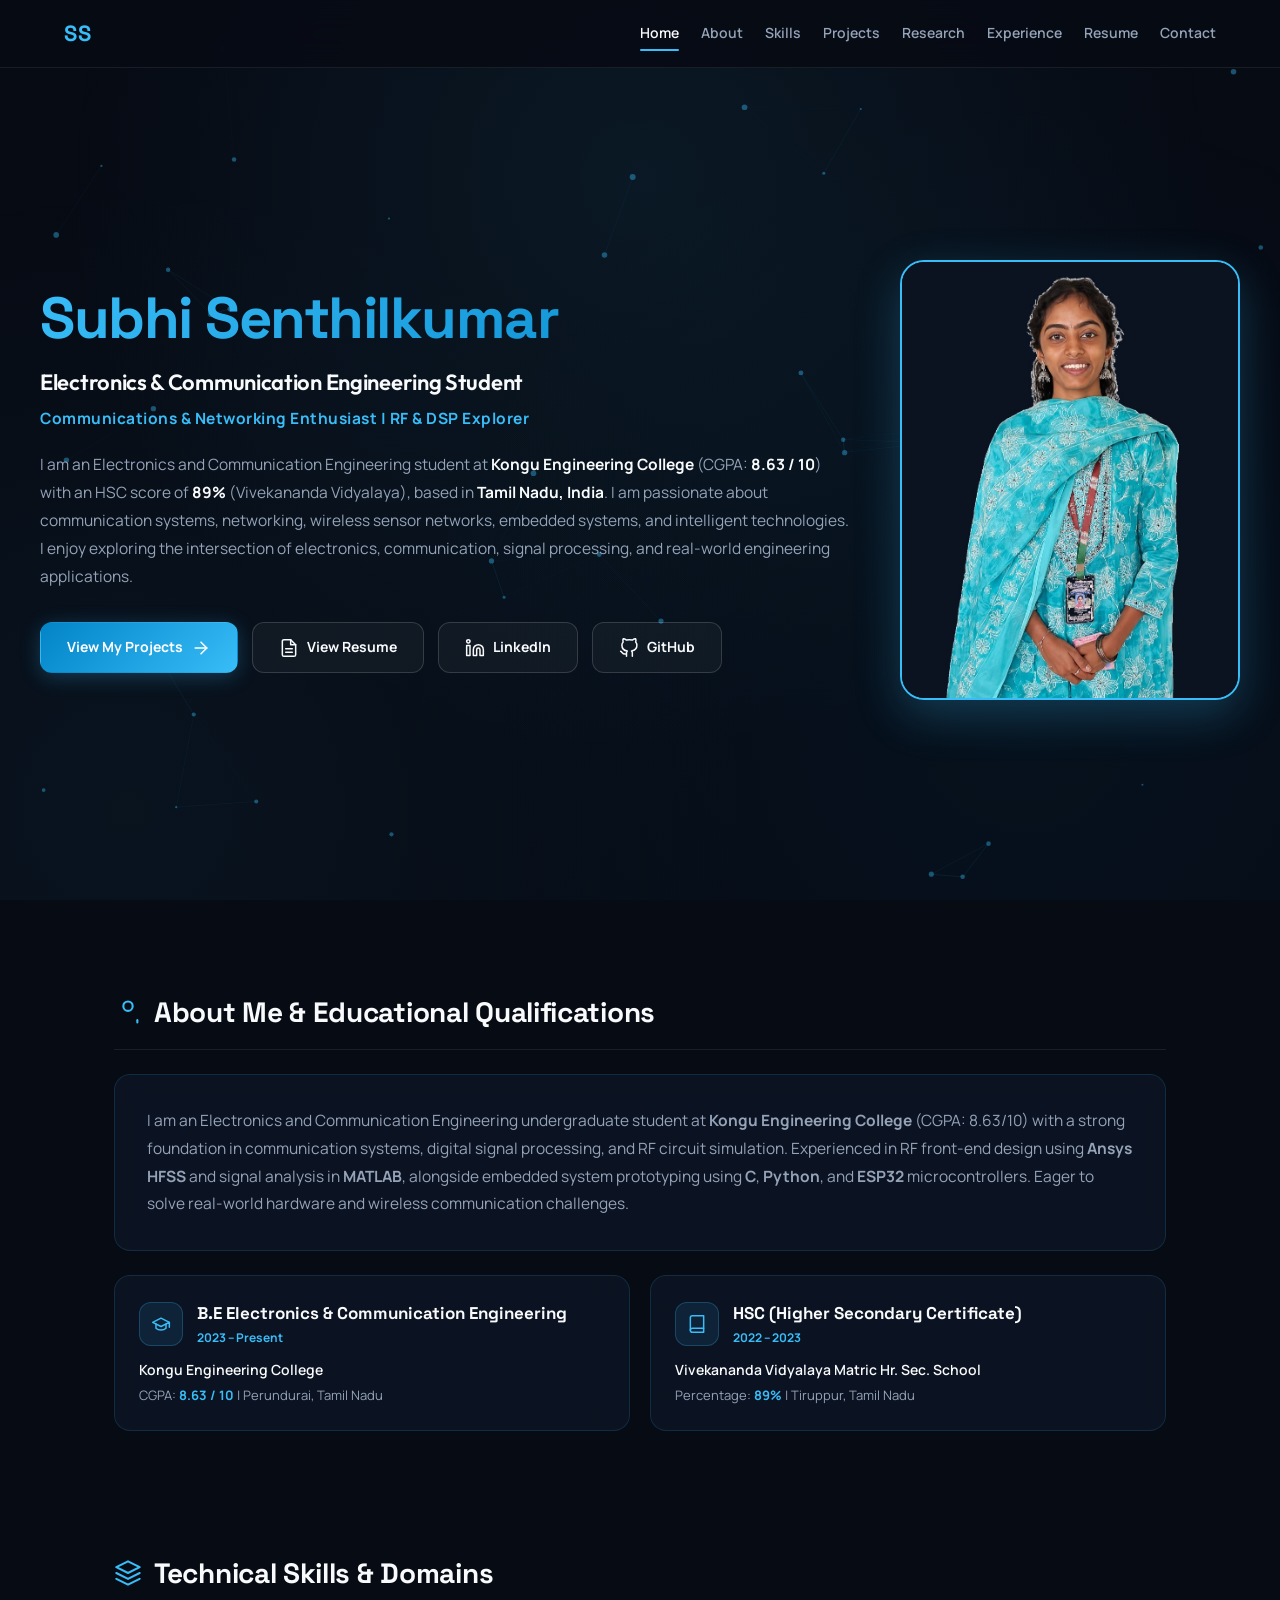
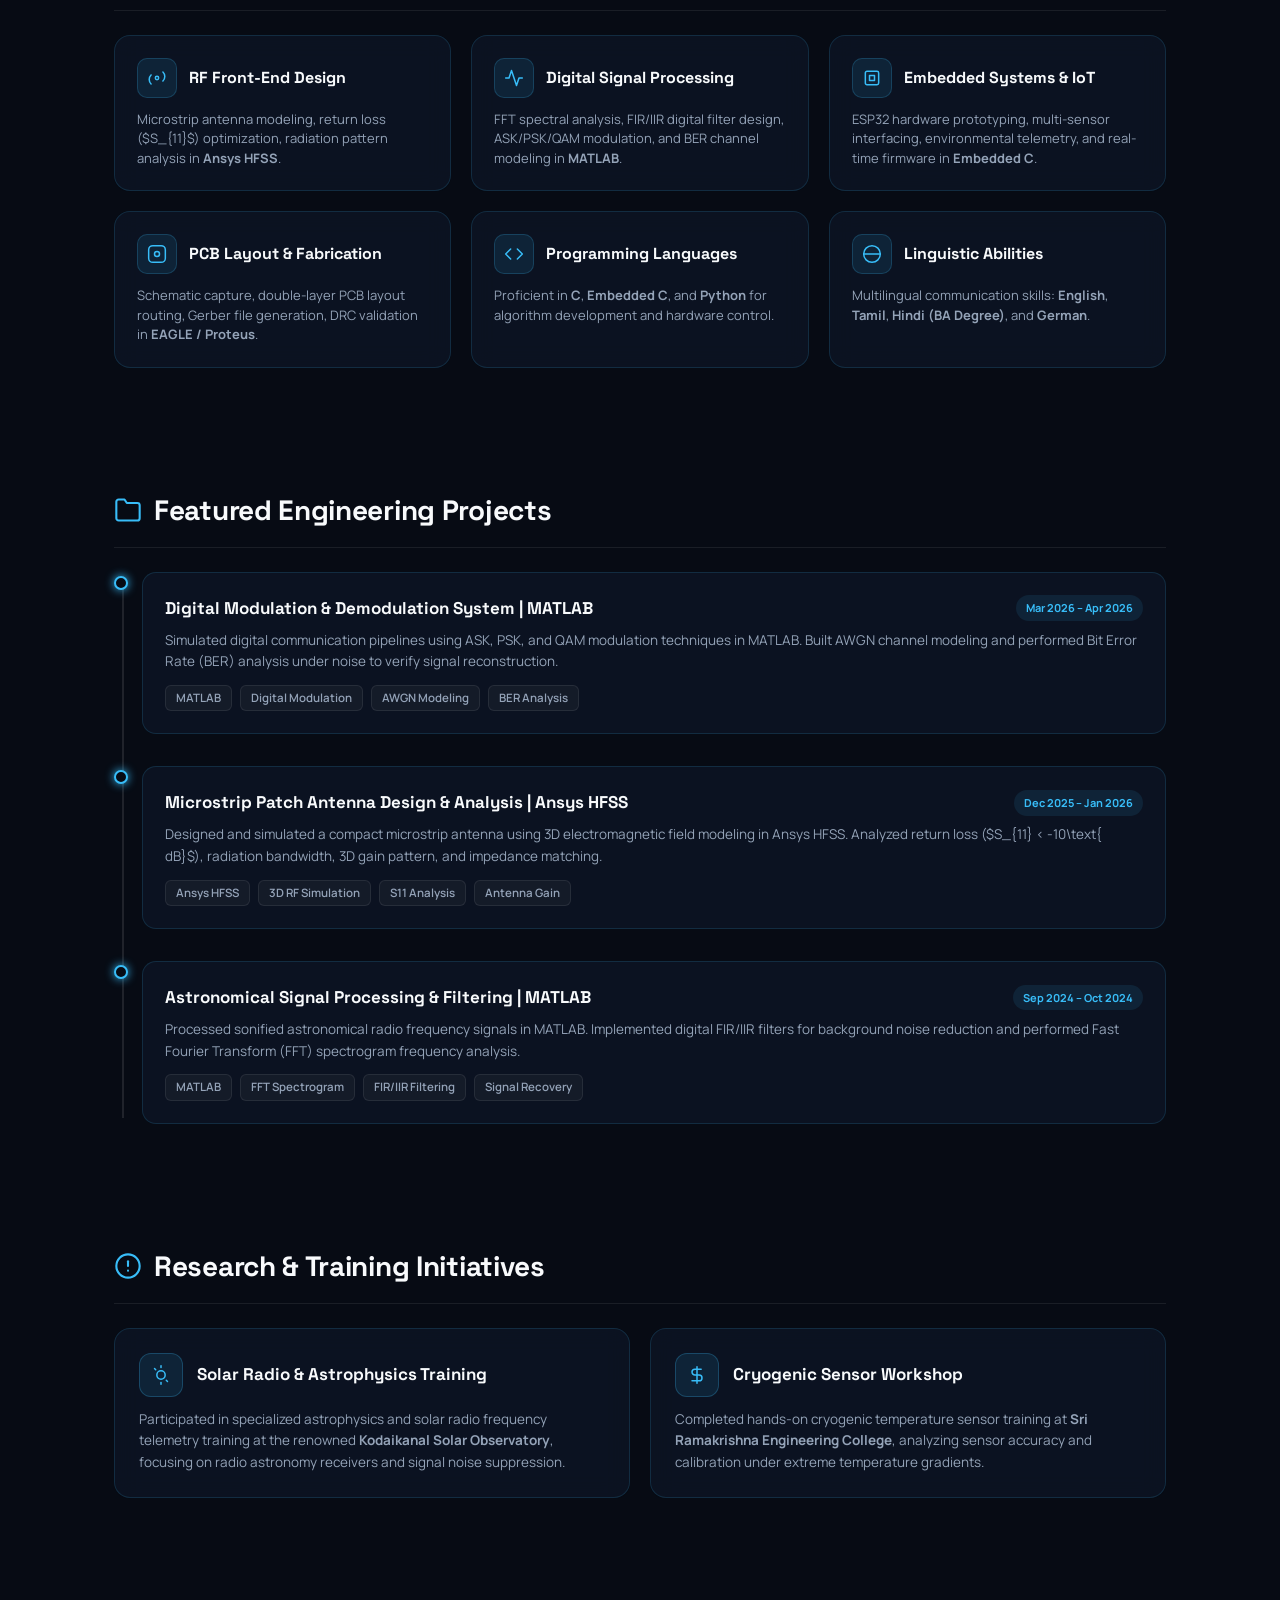
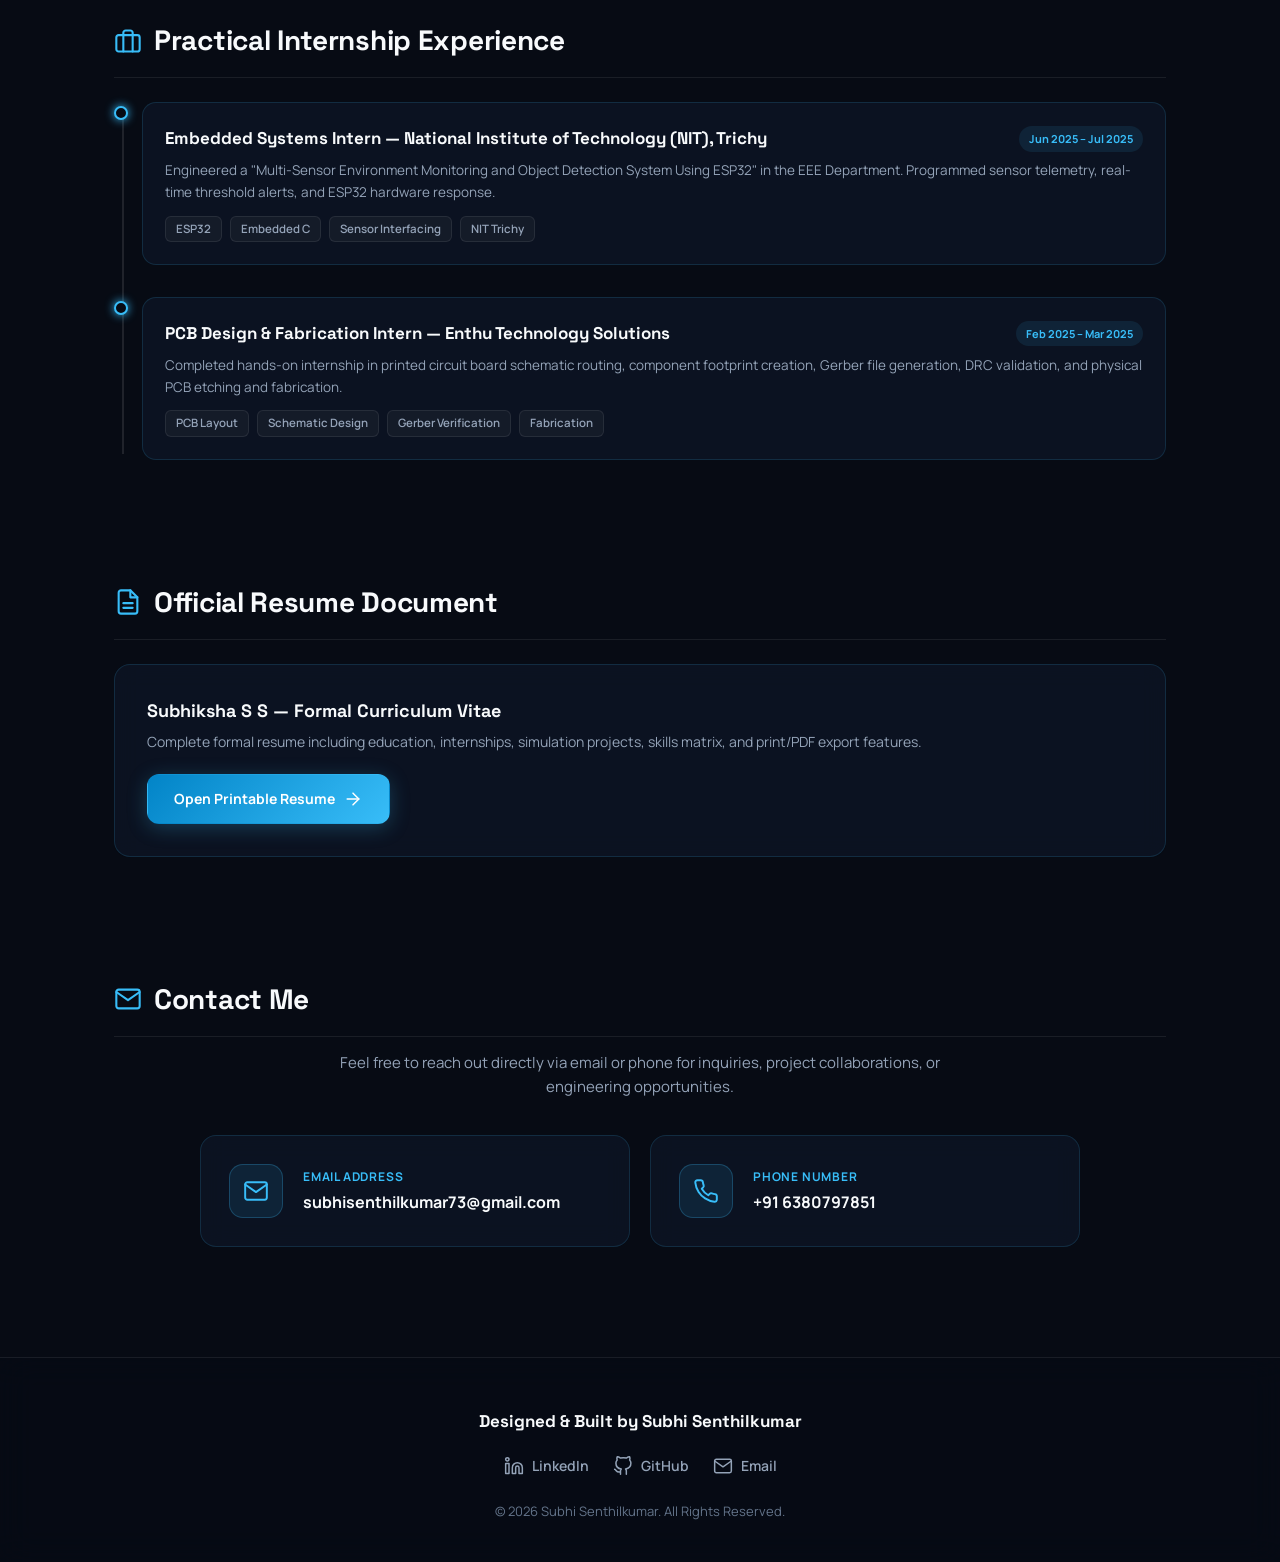
<file: index.html>
<!DOCTYPE html>
<html lang="en">

<head>
  <meta charset="UTF-8" />
  <meta name="viewport" content="width=device-width, initial-scale=1.0" />
  <title>Subhiksha S S (Subhi) | ECE & RF Engineer Portfolio</title>
  <meta name="description"
    content="Portfolio of Subhiksha S S - ECE Student & Engineer specializing in RF Circuit Design, Signal Processing, and Embedded Systems." />
  <link rel="preconnect" href="https://fonts.googleapis.com" />
  <link rel="preconnect" href="https://fonts.gstatic.com" crossorigin />
  <link
    href="https://fonts.googleapis.com/css2?family=Manrope:wght@400;500;600;700;800&family=Outfit:wght@500;600;700;800&family=Space+Grotesk:wght@500;600;700;800&display=swap"
    rel="stylesheet" />
  <link rel="stylesheet" href="style.css" />
</head>

<body>
  <!-- Network Node Canvas Background -->
  <canvas id="network-canvas"></canvas>

  <!-- Ambient Ambient Radial Mesh -->
  <div class="ambient-bg"></div>

  <!-- Top Sticky Navigation Header Bar -->
  <header class="top-nav">
    <div class="nav-container">
      <a href="#home" class="nav-logo">SS</a>

      <!-- Mobile Hamburger Button -->
      <button class="nav-hamburger" id="hamburger-btn" aria-label="Toggle navigation menu">
        <svg class="icon" viewBox="0 0 24 24" id="hamburger-icon">
          <line x1="3" y1="12" x2="21" y2="12"></line>
          <line x1="3" y1="6" x2="21" y2="6"></line>
          <line x1="3" y1="18" x2="21" y2="18"></line>
        </svg>
      </button>

      <!-- Navigation Links -->
      <nav class="nav-links" id="nav-menu">
        <a href="#home" class="active">Home</a>
        <a href="#about">About</a>
        <a href="#skills">Skills</a>
        <a href="#projects">Projects</a>
        <a href="#research">Research</a>
        <a href="#experience">Experience</a>
        <a href="#resume">Resume</a>
        <a href="#contact">Contact</a>
      </nav>
    </div>
  </header>

  <!-- Section 1: HOME (Hero) -->
  <section id="home" class="hero-front">
    <div class="hero-grid-container reveal">
      
      <!-- Left Column: Hero Text Content & Actions -->
      <div class="hero-content">
        <!-- Sky-Blue Reference Title -->
        <h1 class="hero-title-giant">Subhi Senthilkumar</h1>

        <!-- Subtitles -->
        <div class="hero-sub-primary">Electronics & Communication Engineering Student</div>
        <div class="hero-sub-secondary">Communications & Networking Enthusiast | RF & DSP Explorer</div>

        <!-- Bio Paragraph with Integrated Educational Qualifications -->
        <p class="hero-description-para">
          I am an Electronics and Communication Engineering student at <strong>Kongu Engineering College</strong> (CGPA: <strong>8.63 / 10</strong>) with an HSC score of <strong>89%</strong> (Vivekananda Vidyalaya), based in <strong>Tamil Nadu, India</strong>. I am passionate about communication systems, networking, wireless sensor networks, embedded systems, and intelligent technologies. I enjoy exploring the intersection of electronics, communication, signal processing, and real-world engineering applications.
        </p>

        <!-- Hero Actions -->
        <div class="hero-actions">
          <a href="#projects" class="btn btn-primary">
            <span>View My Projects</span>
            <svg class="icon" viewBox="0 0 24 24">
              <line x1="5" y1="12" x2="19" y2="12"></line>
              <polyline points="12 5 19 12 12 19"></polyline>
            </svg>
          </a>

          <a href="resume.html" class="btn btn-secondary">
            <svg class="icon" viewBox="0 0 24 24">
              <path d="M14 2H6a2 2 0 0 0-2 2v16a2 2 0 0 0 2 2h12a2 2 0 0 0 2-2V8z"></path>
              <polyline points="14 2 14 8 20 8"></polyline>
              <line x1="16" y1="13" x2="8" y2="13"></line>
              <line x1="16" y1="17" x2="8" y2="17"></line>
            </svg>
            <span>View Resume</span>
          </a>

          <a href="https://www.linkedin.com/in/subhiksha-senthil-kumar-1a9770356/" target="_blank"
            rel="noopener noreferrer" class="btn btn-secondary">
            <svg class="icon" viewBox="0 0 24 24">
              <path d="M16 8a6 6 0 0 1 6 6v7h-4v-7a2 2 0 0 0-2-2 2 2 0 0 0-2 2v7h-4v-7a6 6 0 0 1 6-6z"></path>
              <rect x="2" y="9" width="4" height="12"></rect>
              <circle cx="4" cy="4" r="2"></circle>
            </svg>
            <span>LinkedIn</span>
          </a>

          <a href="https://github.com/Subhiksha-08" target="_blank" rel="noopener noreferrer" class="btn btn-secondary">
            <svg class="icon" viewBox="0 0 24 24">
              <path
                d="M9 19c-5 1.5-5-2.5-7-3m14 6v-3.87a3.37 3.37 0 0 0-.94-2.61c3.14-.35 6.44-1.54 6.44-7A5.44 5.44 0 0 0 20 4.77 5.07 5.07 0 0 0 19.91 1S18.73.65 16 2.48a13.38 13.38 0 0 0-7 0C6.27.65 5.09 1 5.09 1A5.07 5.07 0 0 0 5 4.77a5.44 5.44 0 0 0-1.5 3.78c0 5.42 3.3 6.61 6.44 7A3.37 3.37 0 0 0 9 18.13V22">
              </path>
            </svg>
            <span>GitHub</span>
          </a>
        </div>
      </div>

      <!-- Right Column: Standing Rectangular Portrait Photo Card -->
      <div class="hero-portrait-card">
        <img src="profile.jpg" alt="Subhiksha S S (Subhi)" class="hero-portrait-img" />
      </div>

    </div>
  </section>

  <!-- Section 2: ABOUT & EDUCATION -->
  <section id="about" class="section-wrapper reveal">
    <div class="section-header">
      <svg class="icon icon-large section-icon" viewBox="0 0 24 24">
        <path d="M20 21v-2a4 4 0 0 4-4H8a4 4 0 0 0-4 4v2"></path>
        <circle cx="12" cy="7" r="4"></circle>
      </svg>
      <h2>About Me & Educational Qualifications</h2>
    </div>

    <div class="card" style="padding: 32px; margin-bottom: 24px;">
      <p style="font-size: 15.5px; color: var(--text-secondary); line-height: 1.8;">
        I am an Electronics and Communication Engineering undergraduate student at <strong>Kongu Engineering
          College</strong> (CGPA: 8.63/10) with a strong foundation in communication systems, digital signal processing,
        and RF circuit simulation. Experienced in RF front-end design using <strong>Ansys HFSS</strong> and signal
        analysis in <strong>MATLAB</strong>, alongside embedded system prototyping using <strong>C</strong>,
        <strong>Python</strong>, and <strong>ESP32</strong> microcontrollers. Eager to solve real-world hardware and
        wireless communication challenges.
      </p>
    </div>

    <!-- Educational Qualifications Grid -->
    <div class="cards-grid">
      <div class="card">
        <div class="card-header">
          <div class="card-icon-box">
            <svg class="icon" viewBox="0 0 24 24">
              <path d="M22 10v6M2 10l10-5 10 5-10 5z"></path>
              <path d="M6 12v5c3 3 9 3 12 0v-5"></path>
            </svg>
          </div>
          <div>
            <h3>B.E Electronics & Communication Engineering</h3>
            <div style="font-size: 12px; color: var(--accent-cyan); font-weight: 700;">2023 – Present</div>
          </div>
        </div>
        <p style="font-size: 14px; color: var(--text-primary); font-weight: 600; margin-bottom: 4px;">Kongu Engineering
          College</p>
        <p style="font-size: 13px; color: var(--text-secondary);">CGPA: <strong style="color: var(--accent-cyan);">8.63
            / 10</strong> | Perundurai, Tamil Nadu</p>
      </div>

      <div class="card">
        <div class="card-header">
          <div class="card-icon-box">
            <svg class="icon" viewBox="0 0 24 24">
              <path d="M4 19.5A2.5 2.5 0 0 1 6.5 17H20"></path>
              <path d="M6.5 2H20v20H6.5A2.5 2.5 0 0 1 4 19.5v-15A2.5 2.5 0 0 1 6.5 2z"></path>
            </svg>
          </div>
          <div>
            <h3>HSC (Higher Secondary Certificate)</h3>
            <div style="font-size: 12px; color: var(--accent-cyan); font-weight: 700;">2022 – 2023</div>
          </div>
        </div>
        <p style="font-size: 14px; color: var(--text-primary); font-weight: 600; margin-bottom: 4px;">Vivekananda
          Vidyalaya Matric Hr. Sec. School</p>
        <p style="font-size: 13px; color: var(--text-secondary);">Percentage: <strong
            style="color: var(--accent-cyan);">89%</strong> | Tiruppur, Tamil Nadu</p>
      </div>
    </div>
  </section>

  <!-- Section 3: SKILLS -->
  <section id="skills" class="section-wrapper reveal">
    <div class="section-header">
      <svg class="icon icon-large section-icon" viewBox="0 0 24 24">
        <polygon points="12 2 2 7 12 12 22 7 12 2"></polygon>
        <polyline points="2 17 12 22 22 17"></polyline>
        <polyline points="2 12 12 17 22 12"></polyline>
      </svg>
      <h2>Technical Skills & Domains</h2>
    </div>

    <div class="skills-grid">
      <div class="skill-card">
        <div class="skill-card-top">
          <div class="skill-card-icon">
            <svg class="icon" viewBox="0 0 24 24">
              <path d="M4.9 19.1C1.9 16.1 1.9 11.3 4.9 8.3"></path>
              <circle cx="12" cy="12" r="2"></circle>
              <path d="M19.1 4.9c3 3 3 7.8 0 10.8"></path>
            </svg>
          </div>
          <h3>RF Front-End Design</h3>
        </div>
        <p>Microstrip antenna modeling, return loss ($S_{11}$) optimization, radiation pattern analysis in <strong>Ansys
            HFSS</strong>.</p>
      </div>

      <div class="skill-card">
        <div class="skill-card-top">
          <div class="skill-card-icon">
            <svg class="icon" viewBox="0 0 24 24">
              <path d="M22 12h-4l-3 9L9 3l-3 9H2"></path>
            </svg>
          </div>
          <h3>Digital Signal Processing</h3>
        </div>
        <p>FFT spectral analysis, FIR/IIR digital filter design, ASK/PSK/QAM modulation, and BER channel modeling in
          <strong>MATLAB</strong>.
        </p>
      </div>

      <div class="skill-card">
        <div class="skill-card-top">
          <div class="skill-card-icon">
            <svg class="icon" viewBox="0 0 24 24">
              <rect x="4" y="4" width="16" height="16" rx="2" ry="2"></rect>
              <rect x="9" y="9" width="6" height="6"></rect>
            </svg>
          </div>
          <h3>Embedded Systems & IoT</h3>
        </div>
        <p>ESP32 hardware prototyping, multi-sensor interfacing, environmental telemetry, and real-time firmware in
          <strong>Embedded C</strong>.
        </p>
      </div>

      <div class="skill-card">
        <div class="skill-card-top">
          <div class="skill-card-icon">
            <svg class="icon" viewBox="0 0 24 24">
              <rect x="2" y="2" width="20" height="20" rx="5" ry="5"></rect>
              <circle cx="12" cy="12" r="3"></circle>
            </svg>
          </div>
          <h3>PCB Layout & Fabrication</h3>
        </div>
        <p>Schematic capture, double-layer PCB layout routing, Gerber file generation, DRC validation in <strong>EAGLE /
            Proteus</strong>.</p>
      </div>

      <div class="skill-card">
        <div class="skill-card-top">
          <div class="skill-card-icon">
            <svg class="icon" viewBox="0 0 24 24">
              <polyline points="16 18 22 12 16 6"></polyline>
              <polyline points="8 6 2 12 8 18"></polyline>
            </svg>
          </div>
          <h3>Programming Languages</h3>
        </div>
        <p>Proficient in <strong>C</strong>, <strong>Embedded C</strong>, and <strong>Python</strong> for algorithm
          development and hardware control.</p>
      </div>

      <div class="skill-card">
        <div class="skill-card-top">
          <div class="skill-card-icon">
            <svg class="icon" viewBox="0 0 24 24">
              <circle cx="12" cy="12" r="10"></circle>
              <line x1="2" y1="12" x2="22" y2="12"></line>
            </svg>
          </div>
          <h3>Linguistic Abilities</h3>
        </div>
        <p>Multilingual communication skills: <strong>English</strong>, <strong>Tamil</strong>, <strong>Hindi (BA
            Degree)</strong>, and <strong>German</strong>.</p>
      </div>
    </div>
  </section>

  <!-- Section 4: PROJECTS -->
  <section id="projects" class="section-wrapper reveal">
    <div class="section-header">
      <svg class="icon icon-large section-icon" viewBox="0 0 24 24">
        <path d="M22 19a2 2 0 0 1-2 2H4a2 2 0 0 1-2-2V5a2 2 0 0 1 2-2h5l2 3h9a2 2 0 0 1 2 2z"></path>
      </svg>
      <h2>Featured Engineering Projects</h2>
    </div>

    <div class="timeline">
      <div class="timeline-item">
        <div class="timeline-dot"></div>
        <div class="timeline-content">
          <div class="timeline-meta">
            <div class="timeline-title">Digital Modulation & Demodulation System | MATLAB</div>
            <div class="date-pill">Mar 2026 – Apr 2026</div>
          </div>
          <div class="timeline-desc">
            Simulated digital communication pipelines using ASK, PSK, and QAM modulation techniques in MATLAB. Built
            AWGN channel modeling and performed Bit Error Rate (BER) analysis under noise to verify signal
            reconstruction.
          </div>
          <div class="tech-tags">
            <span class="tech-tag">MATLAB</span>
            <span class="tech-tag">Digital Modulation</span>
            <span class="tech-tag">AWGN Modeling</span>
            <span class="tech-tag">BER Analysis</span>
          </div>
        </div>
      </div>

      <div class="timeline-item">
        <div class="timeline-dot"></div>
        <div class="timeline-content">
          <div class="timeline-meta">
            <div class="timeline-title">Microstrip Patch Antenna Design & Analysis | Ansys HFSS</div>
            <div class="date-pill">Dec 2025 – Jan 2026</div>
          </div>
          <div class="timeline-desc">
            Designed and simulated a compact microstrip antenna using 3D electromagnetic field modeling in Ansys HFSS.
            Analyzed return loss ($S_{11} < -10\text{ dB}$), radiation bandwidth, 3D gain pattern, and impedance
              matching. </div>
              <div class="tech-tags">
                <span class="tech-tag">Ansys HFSS</span>
                <span class="tech-tag">3D RF Simulation</span>
                <span class="tech-tag">S11 Analysis</span>
                <span class="tech-tag">Antenna Gain</span>
              </div>
          </div>
        </div>

        <div class="timeline-item">
          <div class="timeline-dot"></div>
          <div class="timeline-content">
            <div class="timeline-meta">
              <div class="timeline-title">Astronomical Signal Processing & Filtering | MATLAB</div>
              <div class="date-pill">Sep 2024 – Oct 2024</div>
            </div>
            <div class="timeline-desc">
              Processed sonified astronomical radio frequency signals in MATLAB. Implemented digital FIR/IIR filters for
              background noise reduction and performed Fast Fourier Transform (FFT) spectrogram frequency analysis.
            </div>
            <div class="tech-tags">
              <span class="tech-tag">MATLAB</span>
              <span class="tech-tag">FFT Spectrogram</span>
              <span class="tech-tag">FIR/IIR Filtering</span>
              <span class="tech-tag">Signal Recovery</span>
            </div>
          </div>
        </div>
      </div>
  </section>

  <!-- Section 5: RESEARCH -->
  <section id="research" class="section-wrapper reveal">
    <div class="section-header">
      <svg class="icon icon-large section-icon" viewBox="0 0 24 24">
        <circle cx="12" cy="12" r="10"></circle>
        <line x1="12" y1="8" x2="12" y2="12"></line>
        <line x1="12" y1="16" x2="12.01" y2="16"></line>
      </svg>
      <h2>Research & Training Initiatives</h2>
    </div>

    <div class="cards-grid">
      <div class="card">
        <div class="card-header">
          <div class="card-icon-box">
            <svg class="icon" viewBox="0 0 24 24">
              <circle cx="12" cy="12" r="5"></circle>
              <line x1="12" y1="1" x2="12" y2="3"></line>
              <line x1="12" y1="21" x2="12" y2="23"></line>
              <line x1="4.22" y1="4.22" x2="5.64" y2="5.64"></line>
              <line x1="18.36" y1="18.36" x2="19.78" y2="19.78"></line>
            </svg>
          </div>
          <h3>Solar Radio & Astrophysics Training</h3>
        </div>
        <p>Participated in specialized astrophysics and solar radio frequency telemetry training at the renowned
          <strong>Kodaikanal Solar Observatory</strong>, focusing on radio astronomy receivers and signal noise
          suppression.
        </p>
      </div>

      <div class="card">
        <div class="card-header">
          <div class="card-icon-box">
            <svg class="icon" viewBox="0 0 24 24">
              <path d="M12 2v20M17 5H9.5a3.5 3.5 0 0 0 0 7h5a3.5 3.5 0 0 1 0 7H6"></path>
            </svg>
          </div>
          <h3>Cryogenic Sensor Workshop</h3>
        </div>
        <p>Completed hands-on cryogenic temperature sensor training at <strong>Sri Ramakrishna Engineering
            College</strong>, analyzing sensor accuracy and calibration under extreme temperature gradients.</p>
      </div>
    </div>
  </section>

  <!-- Section 6: EXPERIENCE -->
  <section id="experience" class="section-wrapper reveal">
    <div class="section-header">
      <svg class="icon icon-large section-icon" viewBox="0 0 24 24">
        <rect x="2" y="7" width="20" height="14" rx="2" ry="2"></rect>
        <path d="M16 21V5a2 2 0 0 0-2-2h-4a2 2 0 0 0-2 2v16"></path>
      </svg>
      <h2>Practical Internship Experience</h2>
    </div>

    <div class="timeline">
      <div class="timeline-item">
        <div class="timeline-dot"></div>
        <div class="timeline-content">
          <div class="timeline-meta">
            <div class="timeline-title">Embedded Systems Intern — National Institute of Technology (NIT), Trichy</div>
            <div class="date-pill">Jun 2025 – Jul 2025</div>
          </div>
          <div class="timeline-desc">
            Engineered a "Multi-Sensor Environment Monitoring and Object Detection System Using ESP32" in the EEE
            Department. Programmed sensor telemetry, real-time threshold alerts, and ESP32 hardware response.
          </div>
          <div class="tech-tags">
            <span class="tech-tag">ESP32</span>
            <span class="tech-tag">Embedded C</span>
            <span class="tech-tag">Sensor Interfacing</span>
            <span class="tech-tag">NIT Trichy</span>
          </div>
        </div>
      </div>

      <div class="timeline-item">
        <div class="timeline-dot"></div>
        <div class="timeline-content">
          <div class="timeline-meta">
            <div class="timeline-title">PCB Design & Fabrication Intern — Enthu Technology Solutions</div>
            <div class="date-pill">Feb 2025 – Mar 2025</div>
          </div>
          <div class="timeline-desc">
            Completed hands-on internship in printed circuit board schematic routing, component footprint creation,
            Gerber file generation, DRC validation, and physical PCB etching and fabrication.
          </div>
          <div class="tech-tags">
            <span class="tech-tag">PCB Layout</span>
            <span class="tech-tag">Schematic Design</span>
            <span class="tech-tag">Gerber Verification</span>
            <span class="tech-tag">Fabrication</span>
          </div>
        </div>
      </div>
    </div>
  </section>

  <!-- Section 7: RESUME -->
  <section id="resume" class="section-wrapper reveal">
    <div class="section-header">
      <svg class="icon icon-large section-icon" viewBox="0 0 24 24">
        <path d="M14 2H6a2 2 0 0 0-2 2v16a2 2 0 0 0 2 2h12a2 2 0 0 0 2-2V8z"></path>
        <polyline points="14 2 14 8 20 8"></polyline>
        <line x1="16" y1="13" x2="8" y2="13"></line>
        <line x1="16" y1="17" x2="8" y2="17"></line>
      </svg>
      <h2>Official Resume Document</h2>
    </div>

    <div class="card"
      style="padding: 32px; display: flex; align-items: center; justify-content: space-between; gap: 20px; flex-wrap: wrap;">
      <div>
        <h3 style="font-size: 18px; margin-bottom: 6px;">Subhiksha S S — Formal Curriculum Vitae</h3>
        <p style="font-size: 14px; color: var(--text-secondary);">Complete formal resume including education,
          internships, simulation projects, skills matrix, and print/PDF export features.</p>
      </div>
      <a href="resume.html" class="btn btn-primary" style="white-space: nowrap;">
        <span>Open Printable Resume</span>
        <svg class="icon" viewBox="0 0 24 24">
          <line x1="5" y1="12" x2="19" y2="12"></line>
          <polyline points="12 5 19 12 12 19"></polyline>
        </svg>
      </a>
    </div>
  </section>

  <!-- Section 8: CONTACT -->
  <section id="contact" class="section-wrapper reveal">
    <div class="section-header">
      <svg class="icon icon-large section-icon" viewBox="0 0 24 24">
        <path d="M4 4h16c1.1 0 2 .9 2 2v12c0 1.1-.9 2-2 2H4c-1.1 0-2-.9-2-2V6c0-1.1.9-2 2-2z"></path>
        <polyline points="22,6 12,13 2,6"></polyline>
      </svg>
      <h2>Contact Me</h2>
    </div>

    <p style="text-align: center; color: var(--text-secondary); max-width: 640px; margin: -10px auto 36px; font-size: 15px; line-height: 1.6;">
      Feel free to reach out directly via email or phone for inquiries, project collaborations, or engineering opportunities.
    </p>

    <!-- Direct Contact Cards Grid -->
    <div class="cards-grid" style="max-width: 880px; margin: 0 auto;">
      <a href="mailto:subhisenthilkumar73@gmail.com" class="card" style="text-decoration: none; padding: 28px; display: flex; align-items: center; gap: 20px;">
        <div class="card-icon-box" style="width: 54px; height: 54px; background: rgba(56, 189, 248, 0.1); border-radius: 14px; display: flex; align-items: center; justify-content: center; flex-shrink: 0;">
          <svg class="icon" style="width: 26px; height: 26px; color: var(--accent-cyan);" viewBox="0 0 24 24">
            <path d="M4 4h16c1.1 0 2 .9 2 2v12c0 1.1-.9 2-2 2H4c-1.1 0-2-.9-2-2V6c0-1.1.9-2 2-2z"></path>
            <polyline points="22,6 12,13 2,6"></polyline>
          </svg>
        </div>
        <div>
          <div style="font-size: 12px; color: var(--accent-cyan); font-weight: 700; text-transform: uppercase; letter-spacing: 0.8px; margin-bottom: 4px;">Email Address</div>
          <div style="font-size: 16px; color: var(--text-primary); font-weight: 700; word-break: break-all;">subhisenthilkumar73@gmail.com</div>
        </div>
      </a>

      <a href="tel:+916380797851" class="card" style="text-decoration: none; padding: 28px; display: flex; align-items: center; gap: 20px;">
        <div class="card-icon-box" style="width: 54px; height: 54px; background: rgba(56, 189, 248, 0.1); border-radius: 14px; display: flex; align-items: center; justify-content: center; flex-shrink: 0;">
          <svg class="icon" style="width: 26px; height: 26px; color: var(--accent-cyan);" viewBox="0 0 24 24">
            <path d="M22 16.92v3a2 2 0 0 1-2.18 2 19.79 19.79 0 0 1-8.63-3.07 19.5 19.5 0 0 1-6-6 19.79 19.79 0 0 1-3.07-8.67A2 2 0 0 1 4.11 2h3a2 2 0 0 1 2 1.72 12.84 12.84 0 0 0 .7 2.81 2 2 0 0 1-.45 2.11L8.09 9.91a16 16 0 0 0 6 6l1.27-1.27a2 2 0 0 1 2.11-.45 12.84 12.84 0 0 0 2.81.7A2 2 0 0 1 22 16.92z"></path>
          </svg>
        </div>
        <div>
          <div style="font-size: 12px; color: var(--accent-cyan); font-weight: 700; text-transform: uppercase; letter-spacing: 0.8px; margin-bottom: 4px;">Phone Number</div>
          <div style="font-size: 16px; color: var(--text-primary); font-weight: 700;">+91 6380797851</div>
        </div>
      </a>
    </div>
  </section>

  <!-- Clean Footer -->
  <footer class="site-footer">
    <div class="footer-built-by">Designed & Built by Subhi Senthilkumar</div>
    <div class="footer-links">
      <a href="https://www.linkedin.com/in/subhiksha-senthil-kumar-1a9770356/" target="_blank" rel="noopener noreferrer"
        class="footer-link">
        <svg class="icon" viewBox="0 0 24 24">
          <path d="M16 8a6 6 0 0 1 6 6v7h-4v-7a2 2 0 0 0-2-2 2 2 0 0 0-2 2v7h-4v-7a6 6 0 0 1 6-6z"></path>
          <rect x="2" y="9" width="4" height="12"></rect>
          <circle cx="4" cy="4" r="2"></circle>
        </svg>
        <span>LinkedIn</span>
      </a>
      <a href="https://github.com/Subhiksha-08" target="_blank" rel="noopener noreferrer" class="footer-link">
        <svg class="icon" viewBox="0 0 24 24">
          <path
            d="M9 19c-5 1.5-5-2.5-7-3m14 6v-3.87a3.37 3.37 0 0 0-.94-2.61c3.14-.35 6.44-1.54 6.44-7A5.44 5.44 0 0 0 20 4.77 5.07 5.07 0 0 0 19.91 1S18.73.65 16 2.48a13.38 13.38 0 0 0-7 0C6.27.65 5.09 1 5.09 1A5.07 5.07 0 0 0 5 4.77a5.44 5.44 0 0 0-1.5 3.78c0 5.42 3.3 6.61 6.44 7A3.37 3.37 0 0 0 9 18.13V22">
          </path>
        </svg>
        <span>GitHub</span>
      </a>
      <a href="mailto:subhisenthilkumar73@gmail.com" class="footer-link">
        <svg class="icon" viewBox="0 0 24 24">
          <path d="M4 4h16c1.1 0 2 .9 2 2v12c0 1.1-.9 2-2 2H4c-1.1 0-2-.9-2-2V6c0-1.1.9-2 2-2z"></path>
          <polyline points="22,6 12,13 2,6"></polyline>
        </svg>
        <span>Email</span>
      </a>
    </div>
    <div class="footer-copyright">© 2026 Subhi Senthilkumar. All Rights Reserved.</div>
  </footer>

  <!-- Scripts for Animations & Interactivity -->
  <script>
    // 1. Mobile Hamburger Toggle
    const hamburgerBtn = document.getElementById('hamburger-btn');
    const navMenu = document.getElementById('nav-menu');

    hamburgerBtn.addEventListener('click', () => {
      navMenu.classList.toggle('open');
    });

    // Close mobile menu on link click
    document.querySelectorAll('.nav-links a').forEach(link => {
      link.addEventListener('click', () => {
        navMenu.classList.remove('open');
      });
    });

    // 2. Scroll Reveal Observer
    const revealObserver = new IntersectionObserver((entries) => {
      entries.forEach(entry => {
        if (entry.isIntersecting) {
          entry.target.classList.add('active');
        }
      });
    }, { threshold: 0.12 });

    document.querySelectorAll('.reveal').forEach(el => revealObserver.observe(el));

    // 3. Active Nav Highlighting on Scroll
    const sections = document.querySelectorAll('section[id]');
    const navLinks = document.querySelectorAll('.nav-links a');

    window.addEventListener('scroll', () => {
      let currentSectionId = 'home';
      sections.forEach(section => {
        const sectionTop = section.offsetTop - 120;
        if (window.scrollY >= sectionTop) {
          currentSectionId = section.getAttribute('id');
        }
      });

      navLinks.forEach(link => {
        link.classList.remove('active');
        if (link.getAttribute('href') === `#${currentSectionId}`) {
          link.classList.add('active');
        }
      });
    });

    // 4. Subtle Network Node Movement Background Canvas
    const canvas = document.getElementById('network-canvas');
    const ctx = canvas.getContext('2d');

    function resizeCanvas() {
      canvas.width = window.innerWidth;
      canvas.height = window.innerHeight;
    }
    resizeCanvas();
    window.addEventListener('resize', resizeCanvas);

    // Create Nodes
    const numNodes = Math.min(40, Math.floor(window.innerWidth / 30));
    const nodes = [];

    for (let i = 0; i < numNodes; i++) {
      nodes.push({
        x: Math.random() * canvas.width,
        y: Math.random() * canvas.height,
        vx: (Math.random() - 0.5) * 0.4,
        vy: (Math.random() - 0.5) * 0.4,
        radius: Math.random() * 2 + 1
      });
    }

    function animateNodes() {
      ctx.clearRect(0, 0, canvas.width, canvas.height);

      // Draw lines
      for (let i = 0; i < nodes.length; i++) {
        for (let j = i + 1; j < nodes.length; j++) {
          const dx = nodes[i].x - nodes[j].x;
          const dy = nodes[i].y - nodes[j].y;
          const dist = Math.sqrt(dx * dx + dy * dy);

          if (dist < 140) {
            ctx.beginPath();
            ctx.moveTo(nodes[i].x, nodes[i].y);
            ctx.lineTo(nodes[j].x, nodes[j].y);
            ctx.strokeStyle = `rgba(56, 189, 248, ${0.15 * (1 - dist / 140)})`;
            ctx.lineWidth = 0.8;
            ctx.stroke();
          }
        }
      }

      // Move & draw nodes
      nodes.forEach(node => {
        node.x += node.vx;
        node.y += node.vy;

        if (node.x < 0 || node.x > canvas.width) node.vx *= -1;
        if (node.y < 0 || node.y > canvas.height) node.vy *= -1;

        ctx.beginPath();
        ctx.arc(node.x, node.y, node.radius, 0, Math.PI * 2);
        ctx.fillStyle = 'rgba(56, 189, 248, 0.4)';
        ctx.fill();
      });

      requestAnimationFrame(animateNodes);
    }
    animateNodes();
  </script>
</body>

</html>
</file>
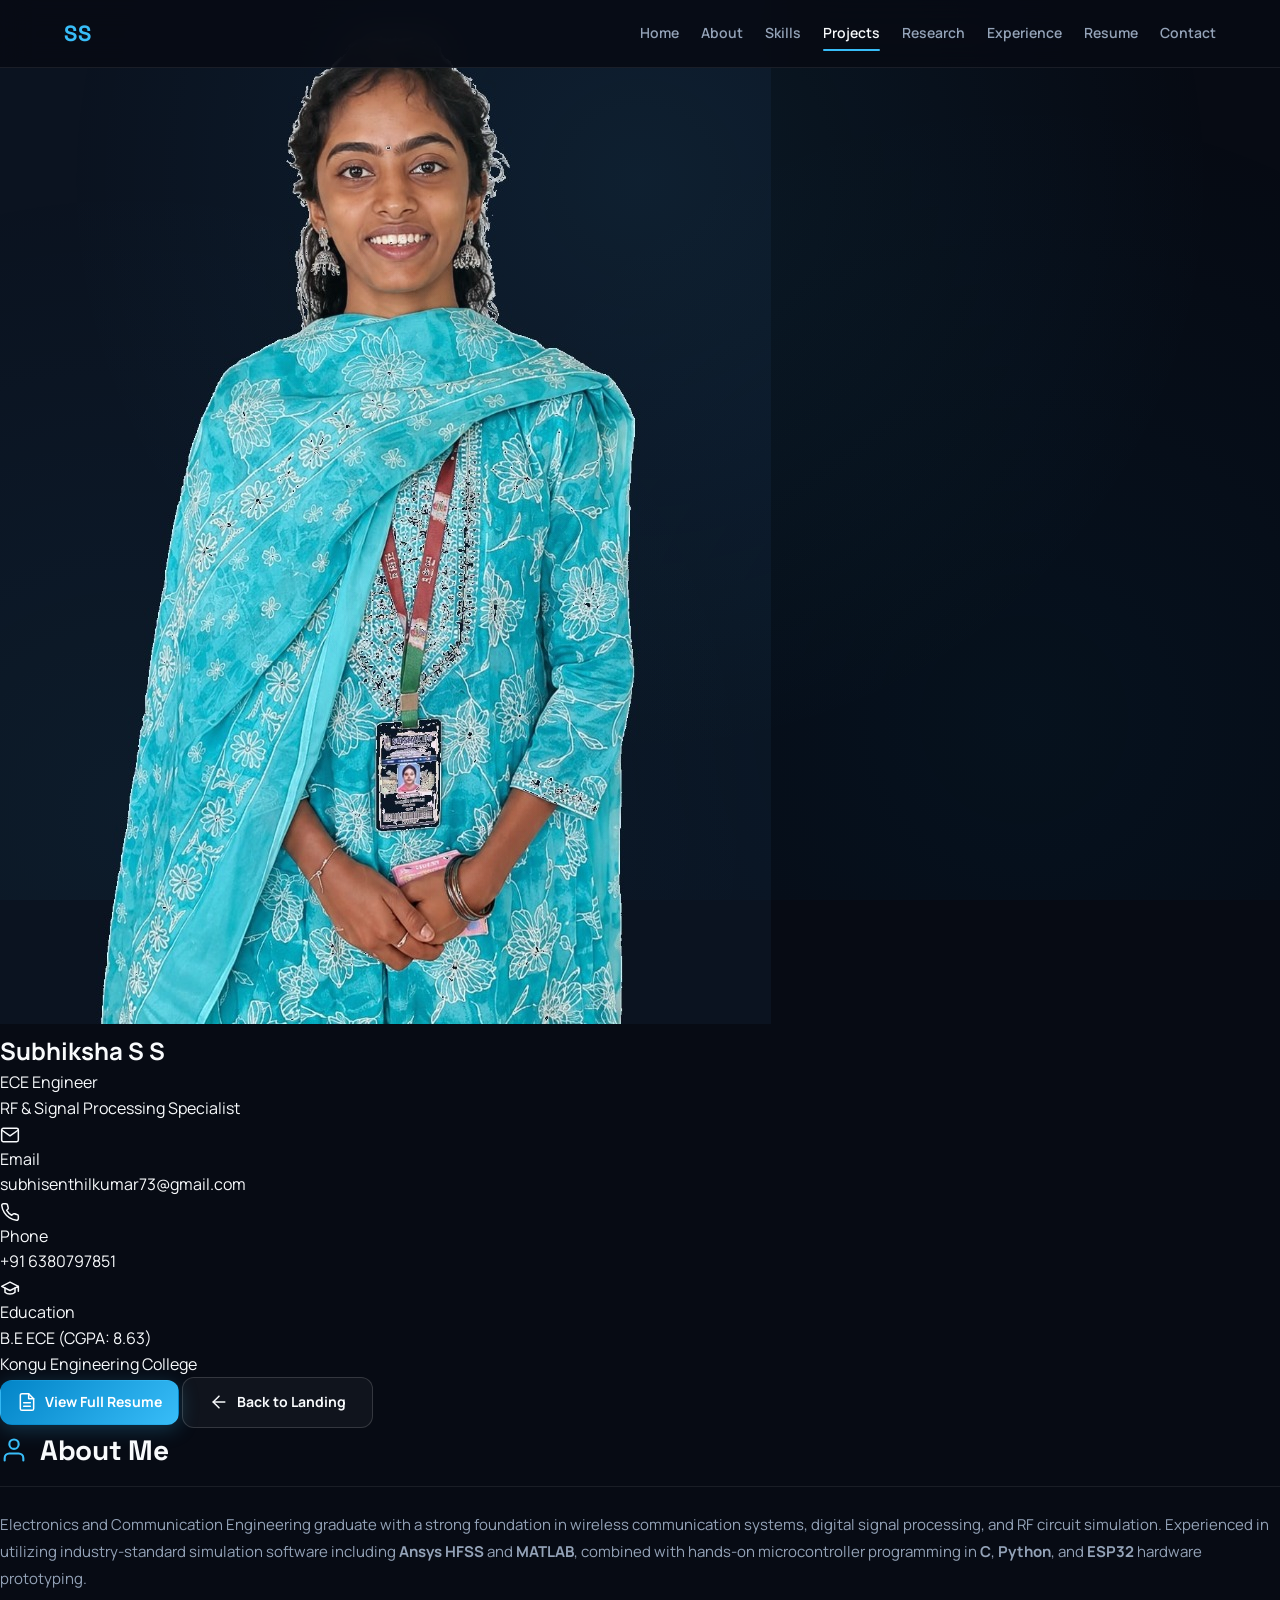
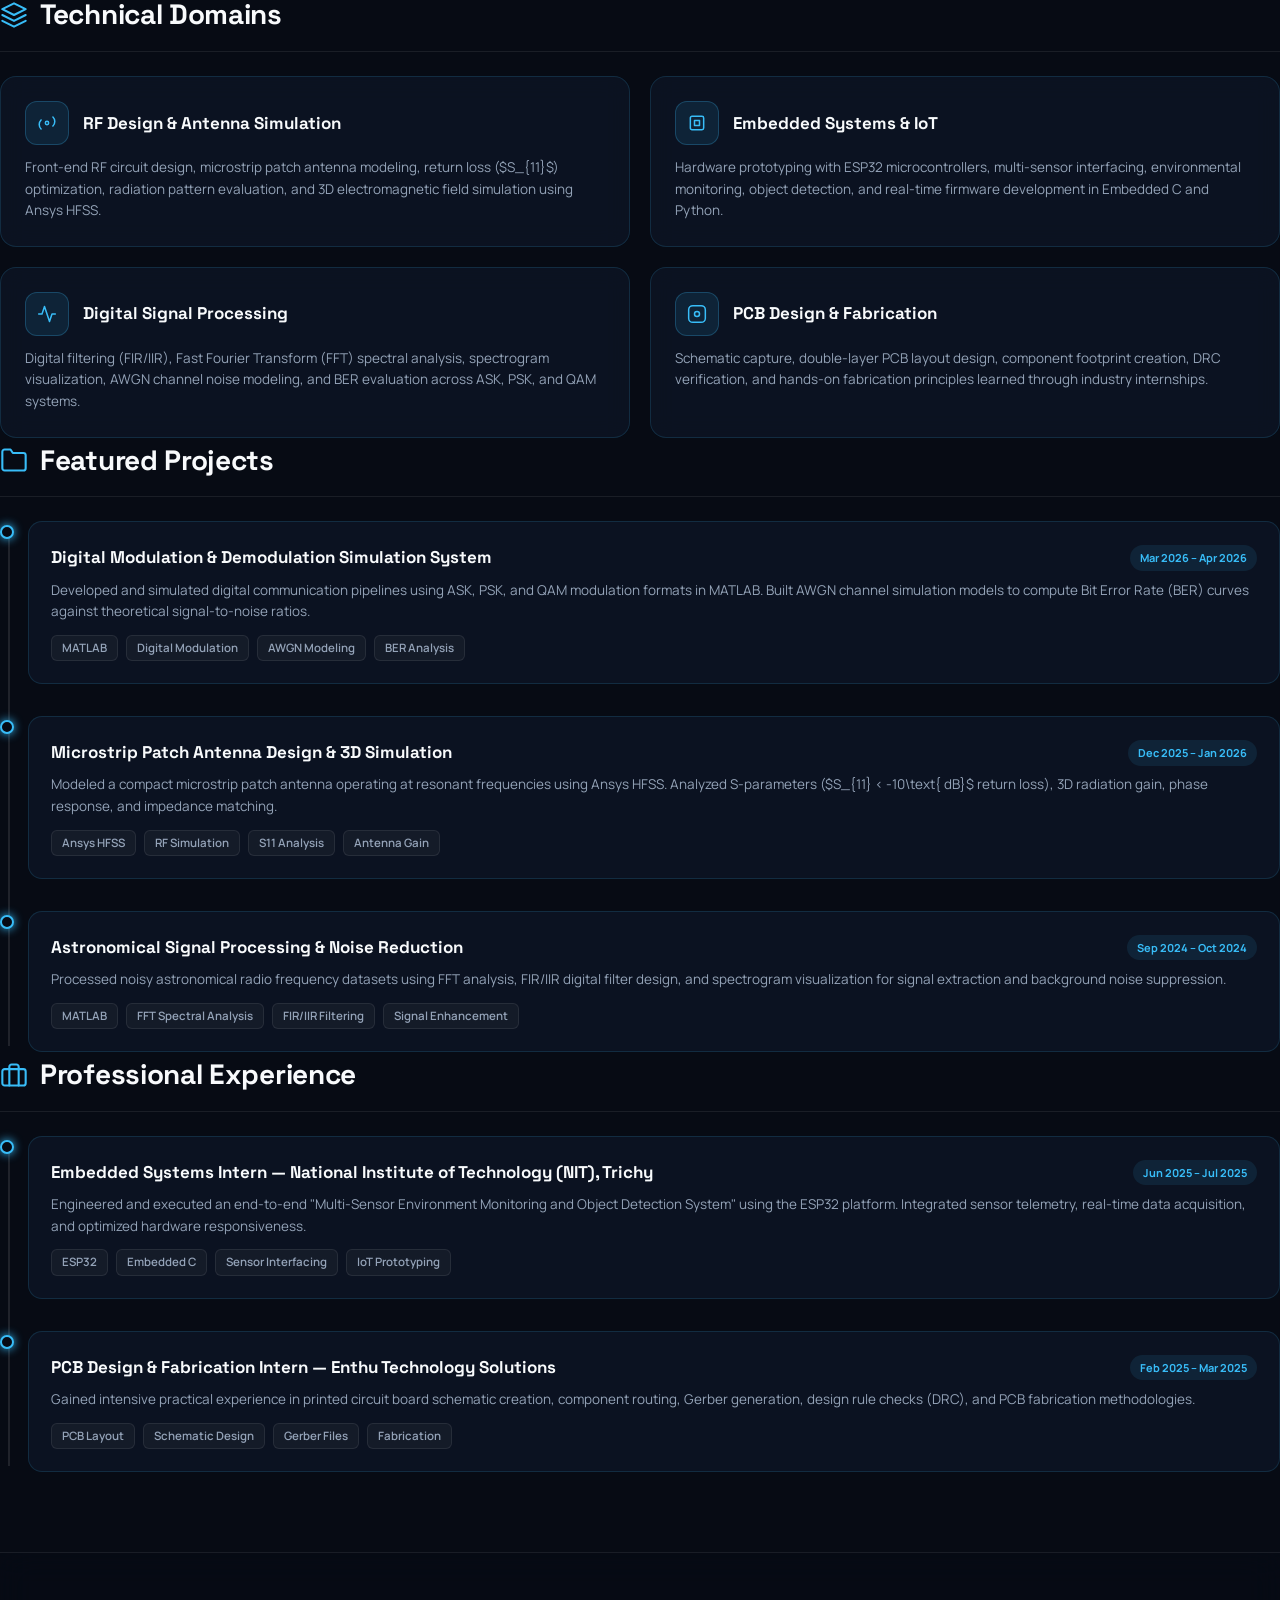
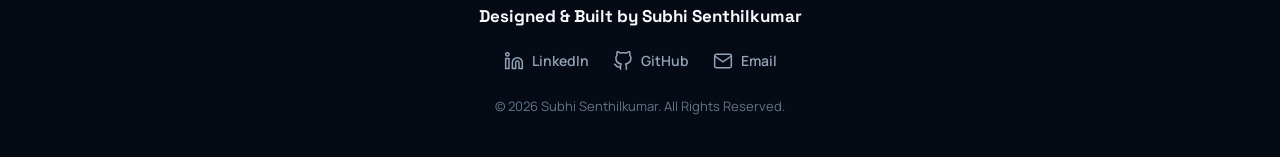
<file: portfolio.html>
<!DOCTYPE html>
<html lang="en">
<head>
  <meta charset="UTF-8" />
  <meta name="viewport" content="width=device-width, initial-scale=1.0" />
  <title>Subhiksha S S | Full Technical Portfolio</title>
  <meta name="description" content="Technical Portfolio of Subhiksha S S - ECE Engineer specializing in RF Circuit Design, Signal Processing, and Embedded Systems." />
  <link rel="preconnect" href="https://fonts.googleapis.com" />
  <link rel="preconnect" href="https://fonts.gstatic.com" crossorigin />
  <link href="https://fonts.googleapis.com/css2?family=Manrope:wght@400;500;600;700;800&family=Outfit:wght@500;600;700;800&family=Space+Grotesk:wght@500;600;700;800&display=swap" rel="stylesheet" />
  <link rel="stylesheet" href="style.css" />
</head>
<body>
  <!-- Network Node Canvas Background -->
  <canvas id="network-canvas"></canvas>

  <!-- Ambient Dark Background Mesh -->
  <div class="ambient-bg"></div>

  <!-- Top Sticky Navigation Header Bar -->
  <header class="top-nav">
    <div class="nav-container">
      <a href="index.html#home" class="nav-logo">SS</a>

      <button class="nav-hamburger" id="hamburger-btn" aria-label="Toggle navigation menu">
        <svg class="icon" viewBox="0 0 24 24"><line x1="3" y1="12" x2="21" y2="12"></line><line x1="3" y1="6" x2="21" y2="6"></line><line x1="3" y1="18" x2="21" y2="18"></line></svg>
      </button>

      <nav class="nav-links" id="nav-menu">
        <a href="index.html#home">Home</a>
        <a href="index.html#about">About</a>
        <a href="index.html#skills">Skills</a>
        <a href="index.html#projects" class="active">Projects</a>
        <a href="index.html#research">Research</a>
        <a href="index.html#experience">Experience</a>
        <a href="resume.html">Resume</a>
        <a href="index.html#contact">Contact</a>
      </nav>
    </div>
  </header>

  <div class="container">
    <!-- Sidebar -->
    <aside class="sidebar">
      <div class="profile-card">
        <div class="profile-avatar">
          <img src="profile.jpg" alt="Subhiksha S S" class="profile-img" />
        </div>
        <h1>Subhiksha S S</h1>
        <p class="sidebar-title">ECE Engineer</p>
        <p class="sidebar-subtitle">RF & Signal Processing Specialist</p>
      </div>

      <div class="sidebar-info-group">
        <div class="sidebar-info-item">
          <svg class="icon sidebar-icon" viewBox="0 0 24 24"><path d="M4 4h16c1.1 0 2 .9 2 2v12c0 1.1-.9 2-2 2H4c-1.1 0-2-.9-2-2V6c0-1.1.9-2 2-2z"></path><polyline points="22,6 12,13 2,6"></polyline></svg>
          <div>
            <div class="sidebar-label">Email</div>
            <div class="sidebar-val">subhisenthilkumar73@gmail.com</div>
          </div>
        </div>

        <div class="sidebar-info-item">
          <svg class="icon sidebar-icon" viewBox="0 0 24 24"><path d="M22 16.92v3a2 2 0 0 1-2.18 2 19.79 19.79 0 0 1-8.63-3.07 19.5 19.5 0 0 1-6-6 19.79 19.79 0 0 1-3.07-8.67A2 2 0 0 1 4.11 2h3a2 2 0 0 1 2 1.72 12.84 12.84 0 0 0 .7 2.81 2 2 0 0 1-.45 2.11L8.09 9.91a16 16 0 0 0 6 6l1.27-1.27a2 2 0 0 1 2.11-.45 12.84 12.84 0 0 0 2.81.7A2 2 0 0 1 22 16.92z"></path></svg>
          <div>
            <div class="sidebar-label">Phone</div>
            <div class="sidebar-val">+91 6380797851</div>
          </div>
        </div>

        <div class="sidebar-info-item">
          <svg class="icon sidebar-icon" viewBox="0 0 24 24"><path d="M22 10v6M2 10l10-5 10 5-10 5z"></path><path d="M6 12v5c3 3 9 3 12 0v-5"></path></svg>
          <div>
            <div class="sidebar-label">Education</div>
            <div class="sidebar-val">B.E ECE (CGPA: 8.63)</div>
            <div class="sidebar-sub">Kongu Engineering College</div>
          </div>
        </div>
      </div>

      <div class="sidebar-actions">
        <a href="resume.html" class="btn btn-primary" style="padding: 10px 16px;">
          <svg class="icon" viewBox="0 0 24 24"><path d="M14 2H6a2 2 0 0 0-2 2v16a2 2 0 0 0 2 2h12a2 2 0 0 0 2-2V8z"></path><polyline points="14 2 14 8 20 8"></polyline><line x1="16" y1="13" x2="8" y2="13"></line><line x1="16" y1="17" x2="8" y2="17"></line></svg>
          <span>View Full Resume</span>
        </a>
        <a href="index.html#home" class="btn btn-secondary">
          <svg class="icon" viewBox="0 0 24 24"><line x1="19" y1="12" x2="5" y2="12"></line><polyline points="12 19 5 12 12 5"></polyline></svg>
          <span>Back to Landing</span>
        </a>
      </div>
    </aside>

    <!-- Main Content -->
    <main class="main-content">
      
      <!-- About Section -->
      <section id="about" class="content-section reveal">
        <div class="section-header">
          <svg class="icon icon-large section-icon" viewBox="0 0 24 24"><path d="M20 21v-2a4 4 0 0 0-4-4H8a4 4 0 0 0-4 4v2"></path><circle cx="12" cy="7" r="4"></circle></svg>
          <h2>About Me</h2>
        </div>
        <p style="font-size: 15px; color: var(--text-secondary); line-height: 1.8;">
          Electronics and Communication Engineering graduate with a strong foundation in wireless communication systems, digital signal processing, and RF circuit simulation. Experienced in utilizing industry-standard simulation software including <strong>Ansys HFSS</strong> and <strong>MATLAB</strong>, combined with hands-on microcontroller programming in <strong>C</strong>, <strong>Python</strong>, and <strong>ESP32</strong> hardware prototyping.
        </p>
      </section>

      <!-- Technical Domains Section -->
      <section id="skills" class="content-section reveal">
        <div class="section-header">
          <svg class="icon icon-large section-icon" viewBox="0 0 24 24"><polygon points="12 2 2 7 12 12 22 7 12 2"></polygon><polyline points="2 17 12 22 22 17"></polyline><polyline points="2 12 12 17 22 12"></polyline></svg>
          <h2>Technical Domains</h2>
        </div>
        <div class="cards-grid">
          
          <div class="card">
            <div class="card-header">
              <div class="card-icon-box">
                <svg class="icon" viewBox="0 0 24 24"><path d="M4.9 19.1C1.9 16.1 1.9 11.3 4.9 8.3"></path><circle cx="12" cy="12" r="2"></circle><path d="M19.1 4.9c3 3 3 7.8 0 10.8"></path></svg>
              </div>
              <h3>RF Design & Antenna Simulation</h3>
            </div>
            <p>Front-end RF circuit design, microstrip patch antenna modeling, return loss ($S_{11}$) optimization, radiation pattern evaluation, and 3D electromagnetic field simulation using Ansys HFSS.</p>
          </div>

          <div class="card">
            <div class="card-header">
              <div class="card-icon-box">
                <svg class="icon" viewBox="0 0 24 24"><rect x="4" y="4" width="16" height="16" rx="2" ry="2"></rect><rect x="9" y="9" width="6" height="6"></rect></svg>
              </div>
              <h3>Embedded Systems & IoT</h3>
            </div>
            <p>Hardware prototyping with ESP32 microcontrollers, multi-sensor interfacing, environmental monitoring, object detection, and real-time firmware development in Embedded C and Python.</p>
          </div>

          <div class="card">
            <div class="card-header">
              <div class="card-icon-box">
                <svg class="icon" viewBox="0 0 24 24"><path d="M22 12h-4l-3 9L9 3l-3 9H2"></path></svg>
              </div>
              <h3>Digital Signal Processing</h3>
            </div>
            <p>Digital filtering (FIR/IIR), Fast Fourier Transform (FFT) spectral analysis, spectrogram visualization, AWGN channel noise modeling, and BER evaluation across ASK, PSK, and QAM systems.</p>
          </div>

          <div class="card">
            <div class="card-header">
              <div class="card-icon-box">
                <svg class="icon" viewBox="0 0 24 24"><rect x="2" y="2" width="20" height="20" rx="5" ry="5"></rect><circle cx="12" cy="12" r="3"></circle></svg>
              </div>
              <h3>PCB Design & Fabrication</h3>
            </div>
            <p>Schematic capture, double-layer PCB layout design, component footprint creation, DRC verification, and hands-on fabrication principles learned through industry internships.</p>
          </div>

        </div>
      </section>

      <!-- Projects Section -->
      <section id="projects" class="content-section reveal">
        <div class="section-header">
          <svg class="icon icon-large section-icon" viewBox="0 0 24 24"><path d="M22 19a2 2 0 0 1-2 2H4a2 2 0 0 1-2-2V5a2 2 0 0 1 2-2h5l2 3h9a2 2 0 0 1 2 2z"></path></svg>
          <h2>Featured Projects</h2>
        </div>

        <div class="timeline">
          <div class="timeline-item">
            <div class="timeline-dot"></div>
            <div class="timeline-content">
              <div class="timeline-meta">
                <div class="timeline-title">Digital Modulation & Demodulation Simulation System</div>
                <div class="date-pill">Mar 2026 – Apr 2026</div>
              </div>
              <div class="timeline-desc">
                Developed and simulated digital communication pipelines using ASK, PSK, and QAM modulation formats in MATLAB. Built AWGN channel simulation models to compute Bit Error Rate (BER) curves against theoretical signal-to-noise ratios.
              </div>
              <div class="tech-tags">
                <span class="tech-tag">MATLAB</span>
                <span class="tech-tag">Digital Modulation</span>
                <span class="tech-tag">AWGN Modeling</span>
                <span class="tech-tag">BER Analysis</span>
              </div>
            </div>
          </div>

          <div class="timeline-item">
            <div class="timeline-dot"></div>
            <div class="timeline-content">
              <div class="timeline-meta">
                <div class="timeline-title">Microstrip Patch Antenna Design & 3D Simulation</div>
                <div class="date-pill">Dec 2025 – Jan 2026</div>
              </div>
              <div class="timeline-desc">
                Modeled a compact microstrip patch antenna operating at resonant frequencies using Ansys HFSS. Analyzed S-parameters ($S_{11} < -10\text{ dB}$ return loss), 3D radiation gain, phase response, and impedance matching.
              </div>
              <div class="tech-tags">
                <span class="tech-tag">Ansys HFSS</span>
                <span class="tech-tag">RF Simulation</span>
                <span class="tech-tag">S11 Analysis</span>
                <span class="tech-tag">Antenna Gain</span>
              </div>
            </div>
          </div>

          <div class="timeline-item">
            <div class="timeline-dot"></div>
            <div class="timeline-content">
              <div class="timeline-meta">
                <div class="timeline-title">Astronomical Signal Processing & Noise Reduction</div>
                <div class="date-pill">Sep 2024 – Oct 2024</div>
              </div>
              <div class="timeline-desc">
                Processed noisy astronomical radio frequency datasets using FFT analysis, FIR/IIR digital filter design, and spectrogram visualization for signal extraction and background noise suppression.
              </div>
              <div class="tech-tags">
                <span class="tech-tag">MATLAB</span>
                <span class="tech-tag">FFT Spectral Analysis</span>
                <span class="tech-tag">FIR/IIR Filtering</span>
                <span class="tech-tag">Signal Enhancement</span>
              </div>
            </div>
          </div>

        </div>
      </section>

      <!-- Experience Section -->
      <section id="experience" class="content-section reveal">
        <div class="section-header">
          <svg class="icon icon-large section-icon" viewBox="0 0 24 24"><rect x="2" y="7" width="20" height="14" rx="2" ry="2"></rect><path d="M16 21V5a2 2 0 0 0-2-2h-4a2 2 0 0 0-2 2v16"></path></svg>
          <h2>Professional Experience</h2>
        </div>

        <div class="timeline">
          <div class="timeline-item">
            <div class="timeline-dot"></div>
            <div class="timeline-content">
              <div class="timeline-meta">
                <div class="timeline-title">Embedded Systems Intern — National Institute of Technology (NIT), Trichy</div>
                <div class="date-pill">Jun 2025 – Jul 2025</div>
              </div>
              <div class="timeline-desc">
                Engineered and executed an end-to-end "Multi-Sensor Environment Monitoring and Object Detection System" using the ESP32 platform. Integrated sensor telemetry, real-time data acquisition, and optimized hardware responsiveness.
              </div>
              <div class="tech-tags">
                <span class="tech-tag">ESP32</span>
                <span class="tech-tag">Embedded C</span>
                <span class="tech-tag">Sensor Interfacing</span>
                <span class="tech-tag">IoT Prototyping</span>
              </div>
            </div>
          </div>

          <div class="timeline-item">
            <div class="timeline-dot"></div>
            <div class="timeline-content">
              <div class="timeline-meta">
                <div class="timeline-title">PCB Design & Fabrication Intern — Enthu Technology Solutions</div>
                <div class="date-pill">Feb 2025 – Mar 2025</div>
              </div>
              <div class="timeline-desc">
                Gained intensive practical experience in printed circuit board schematic creation, component routing, Gerber generation, design rule checks (DRC), and PCB fabrication methodologies.
              </div>
              <div class="tech-tags">
                <span class="tech-tag">PCB Layout</span>
                <span class="tech-tag">Schematic Design</span>
                <span class="tech-tag">Gerber Files</span>
                <span class="tech-tag">Fabrication</span>
              </div>
            </div>
          </div>

        </div>
      </section>

    </main>
  </div>

  <footer class="site-footer">
    <div class="footer-built-by">Designed & Built by Subhi Senthilkumar</div>
    <div class="footer-links">
      <a href="https://www.linkedin.com/in/subhiksha-senthil-kumar-1a9770356/" target="_blank" rel="noopener noreferrer" class="footer-link">
        <svg class="icon" viewBox="0 0 24 24"><path d="M16 8a6 6 0 0 1 6 6v7h-4v-7a2 2 0 0 0-2-2 2 2 0 0 0-2 2v7h-4v-7a6 6 0 0 1 6-6z"></path><rect x="2" y="9" width="4" height="12"></rect><circle cx="4" cy="4" r="2"></circle></svg>
        <span>LinkedIn</span>
      </a>
      <a href="https://github.com/Subhiksha-08" target="_blank" rel="noopener noreferrer" class="footer-link">
        <svg class="icon" viewBox="0 0 24 24"><path d="M9 19c-5 1.5-5-2.5-7-3m14 6v-3.87a3.37 3.37 0 0 0-.94-2.61c3.14-.35 6.44-1.54 6.44-7A5.44 5.44 0 0 0 20 4.77 5.07 5.07 0 0 0 19.91 1S18.73.65 16 2.48a13.38 13.38 0 0 0-7 0C6.27.65 5.09 1 5.09 1A5.07 5.07 0 0 0 5 4.77a5.44 5.44 0 0 0-1.5 3.78c0 5.42 3.3 6.61 6.44 7A3.37 3.37 0 0 0 9 18.13V22"></path></svg>
        <span>GitHub</span>
      </a>
      <a href="mailto:subhisenthilkumar73@gmail.com" class="footer-link">
        <svg class="icon" viewBox="0 0 24 24"><path d="M4 4h16c1.1 0 2 .9 2 2v12c0 1.1-.9 2-2 2H4c-1.1 0-2-.9-2-2V6c0-1.1.9-2 2-2z"></path><polyline points="22,6 12,13 2,6"></polyline></svg>
        <span>Email</span>
      </a>
    </div>
    <div class="footer-copyright">© 2026 Subhi Senthilkumar. All Rights Reserved.</div>
  </footer>

  <script>
    const hamburgerBtn = document.getElementById('hamburger-btn');
    const navMenu = document.getElementById('nav-menu');
    hamburgerBtn.addEventListener('click', () => navMenu.classList.toggle('open'));

    const revealObserver = new IntersectionObserver((entries) => {
      entries.forEach(entry => { if (entry.isIntersecting) entry.target.classList.add('active'); });
    }, { threshold: 0.1 });
    document.querySelectorAll('.reveal').forEach(el => revealObserver.observe(el));
  </script>
</body>
</html>
</file>
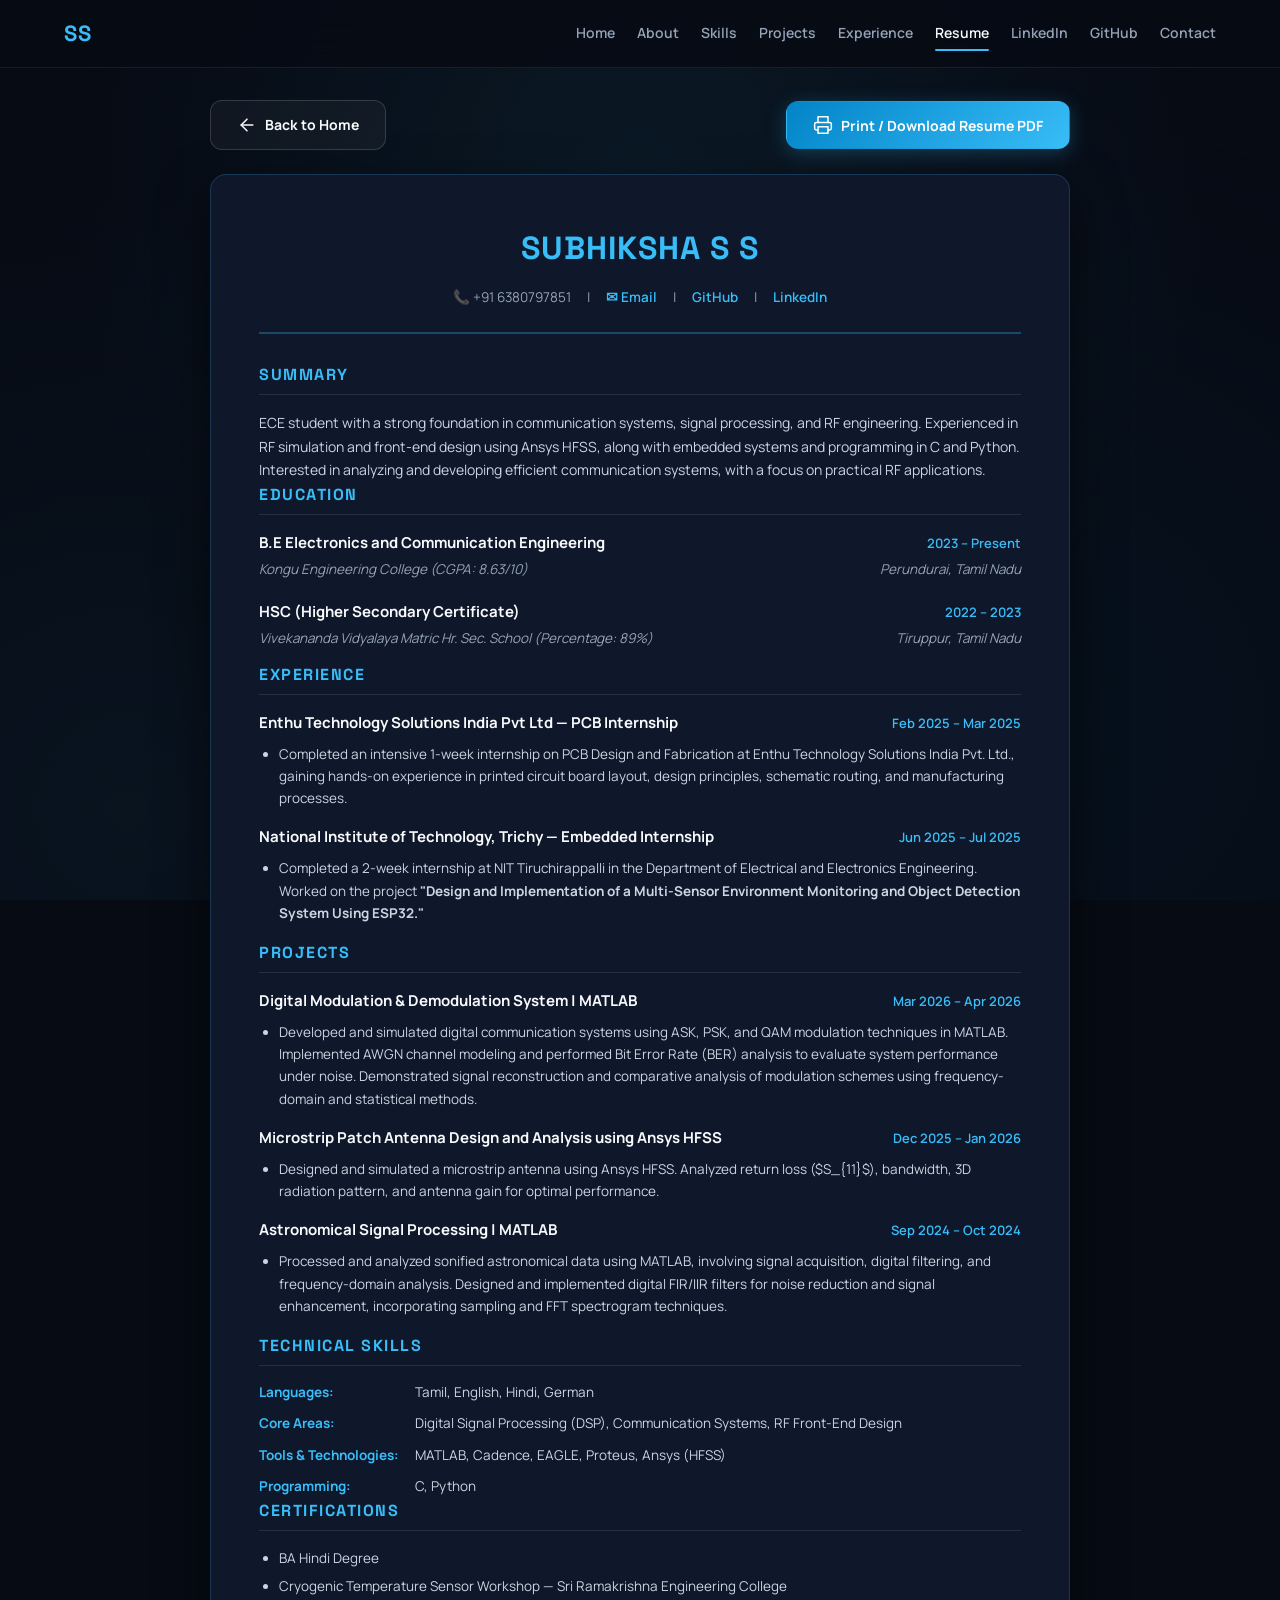
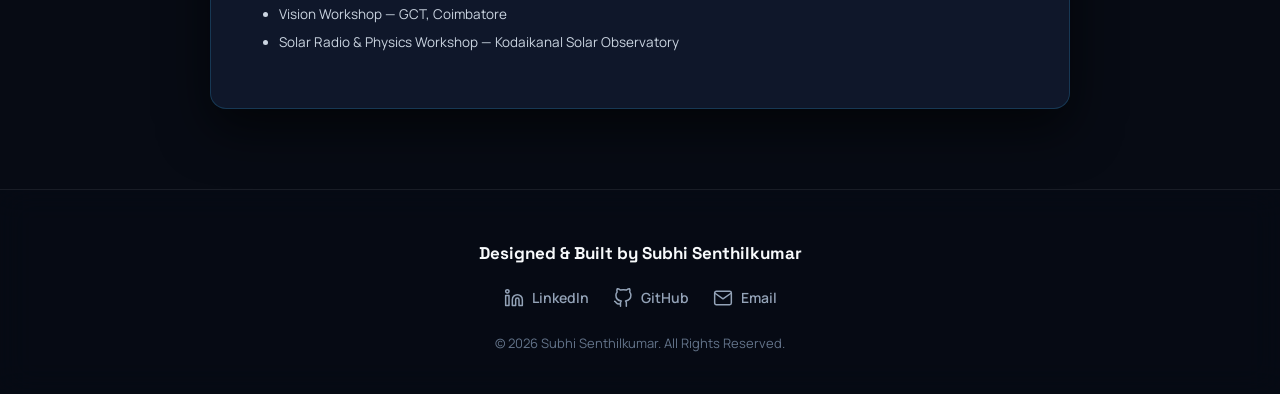
<file: resume.html>
<!DOCTYPE html>
<html lang="en">
<head>
  <meta charset="UTF-8" />
  <meta name="viewport" content="width=device-width, initial-scale=1.0" />
  <title>Resume | Subhiksha S S</title>
  <meta name="description" content="Official Resume of Subhiksha S S - Electronics and Communication Engineering Student." />
  <link rel="preconnect" href="https://fonts.googleapis.com" />
  <link rel="preconnect" href="https://fonts.gstatic.com" crossorigin />
  <link href="https://fonts.googleapis.com/css2?family=Manrope:wght@400;500;600;700;800&family=Outfit:wght@500;600;700;800&family=Space+Grotesk:wght@500;600;700&display=swap" rel="stylesheet" />
  <link rel="stylesheet" href="style.css" />
  <style>
    /* Specific Resume Document Styles */
    .resume-wrapper {
      max-width: 900px;
      margin: 100px auto 60px;
      padding: 0 20px;
      position: relative;
      z-index: 1;
    }

    .resume-toolbar {
      display: flex;
      justify-content: space-between;
      align-items: center;
      margin-bottom: 24px;
      flex-wrap: wrap;
      gap: 16px;
    }

    .resume-paper {
      background: #0f172a;
      border: 1px solid rgba(56, 189, 248, 0.2);
      box-shadow: 0 20px 50px rgba(0, 0, 0, 0.6);
      border-radius: 16px;
      padding: 48px;
      color: #f8fafc;
    }

    .resume-header {
      text-align: center;
      border-bottom: 2px solid rgba(56, 189, 248, 0.3);
      padding-bottom: 24px;
      margin-bottom: 28px;
    }

    .resume-name {
      font-family: var(--font-heading);
      font-size: 32px;
      font-weight: 800;
      letter-spacing: 1px;
      color: #38bdf8;
      margin-bottom: 12px;
      text-transform: uppercase;
    }

    .resume-contact-bar {
      display: flex;
      justify-content: center;
      align-items: center;
      gap: 16px;
      flex-wrap: wrap;
      font-size: 13.5px;
      color: #94a3b8;
    }

    .resume-contact-bar a {
      color: #38bdf8;
      text-decoration: none;
      font-weight: 600;
      transition: color 0.2s;
    }

    .resume-contact-bar a:hover {
      color: #7dd3fc;
      text-decoration: underline;
    }

    .resume-sec-title {
      font-family: var(--font-heading);
      font-size: 16px;
      font-weight: 800;
      color: #38bdf8;
      text-transform: uppercase;
      letter-spacing: 1.5px;
      border-bottom: 1px solid rgba(255, 255, 255, 0.1);
      padding-bottom: 6px;
      margin: 28px 0 16px;
    }

    .resume-sec-title:first-of-type {
      margin-top: 0;
    }

    .resume-p {
      font-size: 14px;
      line-height: 1.7;
      color: #cbd5e1;
    }

    .resume-row {
      display: flex;
      justify-content: space-between;
      align-items: baseline;
      margin-bottom: 4px;
      flex-wrap: wrap;
      gap: 8px;
    }

    .resume-item-title {
      font-size: 15px;
      font-weight: 700;
      color: #f8fafc;
    }

    .resume-item-date {
      font-size: 13px;
      font-weight: 600;
      color: #38bdf8;
    }

    .resume-item-sub {
      font-size: 13.5px;
      font-style: italic;
      color: #94a3b8;
      margin-bottom: 8px;
    }

    .resume-bullets {
      list-style-type: disc;
      padding-left: 20px;
      margin: 8px 0 16px;
    }

    .resume-bullets li {
      font-size: 13.5px;
      color: #cbd5e1;
      line-height: 1.65;
      margin-bottom: 6px;
    }

    .skills-grid {
      display: grid;
      grid-template-columns: auto 1fr;
      gap: 10px 16px;
      font-size: 13.5px;
    }

    .skills-label {
      font-weight: 700;
      color: #38bdf8;
    }

    .skills-val {
      color: #cbd5e1;
    }

    @media print {
      body {
        background: #ffffff !important;
        color: #000000 !important;
      }
      .top-nav, .resume-toolbar, .ambient-bg {
        display: none !important;
      }
      .resume-wrapper {
        margin: 0 !important;
        padding: 0 !important;
        max-width: 100% !important;
      }
      .resume-paper {
        background: #ffffff !important;
        color: #000000 !important;
        box-shadow: none !important;
        border: none !important;
        padding: 0 !important;
      }
      .resume-name, .resume-sec-title, .resume-item-date, .skills-label {
        color: #000000 !important;
      }
      .resume-p, .resume-item-sub, .resume-bullets li, .skills-val, .resume-contact-bar {
        color: #222222 !important;
      }
      .resume-header, .resume-sec-title {
        border-color: #000000 !important;
      }
    }
  </style>
</head>
<body>
  <!-- Ambient Grid Background -->
  <div class="ambient-bg"></div>

  <!-- Top Navigation Bar -->
  <header class="top-nav">
    <div class="nav-container">
      <a href="index.html" class="nav-logo">SS</a>
      <nav class="nav-links">
        <a href="index.html">Home</a>
        <a href="portfolio.html#about">About</a>
        <a href="portfolio.html#skills">Skills</a>
        <a href="portfolio.html#projects">Projects</a>
        <a href="portfolio.html#experience">Experience</a>
        <a href="resume.html" class="active">Resume</a>
        <a href="https://www.linkedin.com/in/subhiksha-senthil-kumar-1a9770356/" target="_blank" rel="noopener noreferrer">LinkedIn</a>
        <a href="https://github.com/Subhiksha-08" target="_blank" rel="noopener noreferrer">GitHub</a>
        <a href="index.html#contact">Contact</a>
      </nav>
    </div>
  </header>

  <main class="resume-wrapper">
    <!-- Toolbar Actions -->
    <div class="resume-toolbar">
      <a href="index.html" class="btn btn-secondary">
        <svg class="icon" viewBox="0 0 24 24"><line x1="19" y1="12" x2="5" y2="12"></line><polyline points="12 19 5 12 12 5"></polyline></svg>
        <span>Back to Home</span>
      </a>
      <button onclick="window.print()" class="btn btn-primary">
        <svg class="icon" viewBox="0 0 24 24"><polyline points="6 9 6 2 18 2 18 9"></polyline><path d="M6 18H4a2 2 0 0 1-2-2v-5a2 2 0 0 1 2-2h16a2 2 0 0 1 2 2v5a2 2 0 0 1-2 2h-2"></path><rect x="6" y="14" width="12" height="8"></rect></svg>
        <span>Print / Download Resume PDF</span>
      </button>
    </div>

    <!-- Official Resume Document Paper -->
    <article class="resume-paper">
      
      <!-- Header -->
      <header class="resume-header">
        <h1 class="resume-name">SUBHIKSHA S S</h1>
        <div class="resume-contact-bar">
          <span>📞 +91 6380797851</span>
          <span>|</span>
          <a href="mailto:subhisenthilkumar73@gmail.com">✉ Email</a>
          <span>|</span>
          <a href="https://github.com/Subhiksha-08" target="_blank" rel="noopener">GitHub</a>
          <span>|</span>
          <a href="https://www.linkedin.com/in/subhiksha-senthil-kumar-1a9770356/" target="_blank" rel="noopener">LinkedIn</a>
        </div>
      </header>

      <!-- Summary -->
      <section>
        <h2 class="resume-sec-title">Summary</h2>
        <p class="resume-p">
          ECE student with a strong foundation in communication systems, signal processing, and RF engineering. Experienced in RF simulation and front-end design using Ansys HFSS, along with embedded systems and programming in C and Python. Interested in analyzing and developing efficient communication systems, with a focus on practical RF applications.
        </p>
      </section>

      <!-- Education -->
      <section>
        <h2 class="resume-sec-title">Education</h2>
        
        <div style="margin-bottom: 12px;">
          <div class="resume-row">
            <span class="resume-item-title">B.E Electronics and Communication Engineering</span>
            <span class="resume-item-date">2023 – Present</span>
          </div>
          <div class="resume-row">
            <span class="resume-item-sub">Kongu Engineering College (CGPA: 8.63/10)</span>
            <span class="resume-item-sub">Perundurai, Tamil Nadu</span>
          </div>
        </div>

        <div>
          <div class="resume-row">
            <span class="resume-item-title">HSC (Higher Secondary Certificate)</span>
            <span class="resume-item-date">2022 – 2023</span>
          </div>
          <div class="resume-row">
            <span class="resume-item-sub">Vivekananda Vidyalaya Matric Hr. Sec. School (Percentage: 89%)</span>
            <span class="resume-item-sub">Tiruppur, Tamil Nadu</span>
          </div>
        </div>
      </section>

      <!-- Experience -->
      <section>
        <h2 class="resume-sec-title">Experience</h2>

        <div style="margin-bottom: 16px;">
          <div class="resume-row">
            <span class="resume-item-title">Enthu Technology Solutions India Pvt Ltd — PCB Internship</span>
            <span class="resume-item-date">Feb 2025 – Mar 2025</span>
          </div>
          <ul class="resume-bullets">
            <li>Completed an intensive 1-week internship on PCB Design and Fabrication at Enthu Technology Solutions India Pvt. Ltd., gaining hands-on experience in printed circuit board layout, design principles, schematic routing, and manufacturing processes.</li>
          </ul>
        </div>

        <div>
          <div class="resume-row">
            <span class="resume-item-title">National Institute of Technology, Trichy — Embedded Internship</span>
            <span class="resume-item-date">Jun 2025 – Jul 2025</span>
          </div>
          <ul class="resume-bullets">
            <li>Completed a 2-week internship at NIT Tiruchirappalli in the Department of Electrical and Electronics Engineering. Worked on the project <strong>"Design and Implementation of a Multi-Sensor Environment Monitoring and Object Detection System Using ESP32."</strong></li>
          </ul>
        </div>
      </section>

      <!-- Projects -->
      <section>
        <h2 class="resume-sec-title">Projects</h2>

        <div style="margin-bottom: 16px;">
          <div class="resume-row">
            <span class="resume-item-title">Digital Modulation & Demodulation System | MATLAB</span>
            <span class="resume-item-date">Mar 2026 – Apr 2026</span>
          </div>
          <ul class="resume-bullets">
            <li>Developed and simulated digital communication systems using ASK, PSK, and QAM modulation techniques in MATLAB. Implemented AWGN channel modeling and performed Bit Error Rate (BER) analysis to evaluate system performance under noise. Demonstrated signal reconstruction and comparative analysis of modulation schemes using frequency-domain and statistical methods.</li>
          </ul>
        </div>

        <div style="margin-bottom: 16px;">
          <div class="resume-row">
            <span class="resume-item-title">Microstrip Patch Antenna Design and Analysis using Ansys HFSS</span>
            <span class="resume-item-date">Dec 2025 – Jan 2026</span>
          </div>
          <ul class="resume-bullets">
            <li>Designed and simulated a microstrip antenna using Ansys HFSS. Analyzed return loss ($S_{11}$), bandwidth, 3D radiation pattern, and antenna gain for optimal performance.</li>
          </ul>
        </div>

        <div>
          <div class="resume-row">
            <span class="resume-item-title">Astronomical Signal Processing | MATLAB</span>
            <span class="resume-item-date">Sep 2024 – Oct 2024</span>
          </div>
          <ul class="resume-bullets">
            <li>Processed and analyzed sonified astronomical data using MATLAB, involving signal acquisition, digital filtering, and frequency-domain analysis. Designed and implemented digital FIR/IIR filters for noise reduction and signal enhancement, incorporating sampling and FFT spectrogram techniques.</li>
          </ul>
        </div>
      </section>

      <!-- Technical Skills -->
      <section>
        <h2 class="resume-sec-title">Technical Skills</h2>
        <div class="skills-grid">
          <div class="skills-label">Languages:</div>
          <div class="skills-val">Tamil, English, Hindi, German</div>

          <div class="skills-label">Core Areas:</div>
          <div class="skills-val">Digital Signal Processing (DSP), Communication Systems, RF Front-End Design</div>

          <div class="skills-label">Tools & Technologies:</div>
          <div class="skills-val">MATLAB, Cadence, EAGLE, Proteus, Ansys (HFSS)</div>

          <div class="skills-label">Programming:</div>
          <div class="skills-val">C, Python</div>
        </div>
      </section>

      <!-- Certifications -->
      <section>
        <h2 class="resume-sec-title">Certifications</h2>
        <ul class="resume-bullets" style="margin-bottom: 0;">
          <li>BA Hindi Degree</li>
          <li>Cryogenic Temperature Sensor Workshop — Sri Ramakrishna Engineering College</li>
          <li>Vision Workshop — GCT, Coimbatore</li>
          <li>Solar Radio & Physics Workshop — Kodaikanal Solar Observatory</li>
        </ul>
      </section>

    </article>
  </main>

  <!-- Clean Footer -->
  <footer class="site-footer">
    <div class="footer-built-by">Designed & Built by Subhi Senthilkumar</div>
    <div class="footer-links">
      <a href="https://www.linkedin.com/in/subhiksha-senthil-kumar-1a9770356/" target="_blank" rel="noopener noreferrer" class="footer-link">
        <svg class="icon" viewBox="0 0 24 24"><path d="M16 8a6 6 0 0 1 6 6v7h-4v-7a2 2 0 0 0-2-2 2 2 0 0 0-2 2v7h-4v-7a6 6 0 0 1 6-6z"></path><rect x="2" y="9" width="4" height="12"></rect><circle cx="4" cy="4" r="2"></circle></svg>
        <span>LinkedIn</span>
      </a>
      <a href="https://github.com/Subhiksha-08" target="_blank" rel="noopener noreferrer" class="footer-link">
        <svg class="icon" viewBox="0 0 24 24"><path d="M9 19c-5 1.5-5-2.5-7-3m14 6v-3.87a3.37 3.37 0 0 0-.94-2.61c3.14-.35 6.44-1.54 6.44-7A5.44 5.44 0 0 0 20 4.77 5.07 5.07 0 0 0 19.91 1S18.73.65 16 2.48a13.38 13.38 0 0 0-7 0C6.27.65 5.09 1 5.09 1A5.07 5.07 0 0 0 5 4.77a5.44 5.44 0 0 0-1.5 3.78c0 5.42 3.3 6.61 6.44 7A3.37 3.37 0 0 0 9 18.13V22"></path></svg>
        <span>GitHub</span>
      </a>
      <a href="mailto:subhisenthilkumar73@gmail.com" class="footer-link">
        <svg class="icon" viewBox="0 0 24 24"><path d="M4 4h16c1.1 0 2 .9 2 2v12c0 1.1-.9 2-2 2H4c-1.1 0-2-.9-2-2V6c0-1.1.9-2 2-2z"></path><polyline points="22,6 12,13 2,6"></polyline></svg>
        <span>Email</span>
      </a>
    </div>
    <div class="footer-copyright">© 2026 Subhi Senthilkumar. All Rights Reserved.</div>
  </footer>

</body>
</html>
</file>
<file: style.css>
/* EXECUTIVE ECE ENGINEER PORTFOLIO DESIGN SYSTEM */
@import url('https://fonts.googleapis.com/css2?family=Manrope:wght@400;500;600;700;800&family=Outfit:wght@500;600;700;800&family=Space+Grotesk:wght@500;600;700;800&display=swap');

:root {
  --bg-dark: #070b14;
  --bg-surface: #0e1626;
  --bg-card: rgba(14, 22, 38, 0.75);
  --card-border: rgba(56, 189, 248, 0.15);
  --card-border-hover: rgba(56, 189, 248, 0.45);
  --accent-cyan: #38bdf8;
  --accent-blue: #0284c7;
  --accent-glow: rgba(56, 189, 248, 0.25);
  --text-primary: #f8fafc;
  --text-secondary: #94a3b8;
  --text-muted: #64748b;
  --font-heading: 'Space Grotesk', 'Outfit', -apple-system, sans-serif;
  --font-body: 'Manrope', -apple-system, sans-serif;
}

* {
  box-sizing: border-box;
  margin: 0;
  padding: 0;
}

html {
  scroll-behavior: smooth;
}

body {
  font-family: var(--font-body);
  background: var(--bg-dark);
  color: var(--text-primary);
  line-height: 1.6;
  min-height: 100vh;
  overflow-x: hidden;
}

/* Network Node Interactive Canvas Background */
#network-canvas {
  position: fixed;
  top: 0;
  left: 0;
  width: 100vw;
  height: 100vh;
  z-index: 0;
  pointer-events: none;
}

/* Ambient Clean Dark Background Mesh */
.ambient-bg {
  position: fixed;
  top: 0;
  left: 0;
  width: 100vw;
  height: 100vh;
  z-index: 0;
  pointer-events: none;
  background: 
    radial-gradient(circle at 50% 20%, rgba(56, 189, 248, 0.08) 0%, transparent 60%),
    radial-gradient(circle at 80% 80%, rgba(2, 132, 199, 0.06) 0%, transparent 50%),
    radial-gradient(circle at 10% 90%, rgba(56, 189, 248, 0.05) 0%, transparent 45%);
}

/* Top Navigation Bar */
.top-nav {
  position: fixed;
  top: 0;
  left: 0;
  width: 100%;
  z-index: 100;
  background: rgba(7, 11, 20, 0.88);
  backdrop-filter: blur(16px);
  -webkit-backdrop-filter: blur(16px);
  border-bottom: 1px solid rgba(255, 255, 255, 0.08);
  padding: 16px 0;
}

.nav-container {
  max-width: 1200px;
  margin: 0 auto;
  padding: 0 24px;
  display: flex;
  justify-content: space-between;
  align-items: center;
}

.nav-logo {
  font-family: var(--font-heading);
  font-size: 22px;
  font-weight: 800;
  color: var(--accent-cyan);
  text-decoration: none;
  letter-spacing: 0.5px;
  display: flex;
  align-items: center;
  gap: 8px;
}

.nav-links {
  display: flex;
  align-items: center;
  gap: 22px;
}

.nav-links a {
  color: var(--text-secondary);
  text-decoration: none;
  font-size: 14px;
  font-weight: 600;
  transition: all 0.2s ease;
  position: relative;
}

.nav-links a:hover,
.nav-links a.active {
  color: var(--text-primary);
}

.nav-links a.active::after {
  content: '';
  position: absolute;
  bottom: -6px;
  left: 0;
  width: 100%;
  height: 2px;
  background: var(--accent-cyan);
  border-radius: 2px;
}

/* Mobile Hamburger Menu Toggle */
.nav-hamburger {
  display: none;
  background: transparent;
  border: 1px solid rgba(255, 255, 255, 0.12);
  border-radius: 8px;
  color: var(--text-primary);
  cursor: pointer;
  padding: 8px;
  transition: all 0.2s ease;
}

.nav-hamburger:hover {
  border-color: var(--accent-cyan);
  color: var(--accent-cyan);
}

/* SVG Icon Base Styling */
.icon {
  width: 20px;
  height: 20px;
  stroke-width: 1.8;
  stroke: currentColor;
  fill: none;
  stroke-linecap: round;
  stroke-linejoin: round;
  display: inline-block;
  vertical-align: middle;
}

.icon-large {
  width: 28px;
  height: 28px;
}

/* Scroll Reveal Animations */
.reveal {
  opacity: 0;
  transform: translateY(30px);
  transition: opacity 0.8s cubic-bezier(0.16, 1, 0.3, 1), transform 0.8s cubic-bezier(0.16, 1, 0.3, 1);
}

.reveal.active {
  opacity: 1;
  transform: translateY(0);
}

/* ==================== HERO FRONT PAGE LAYOUT ==================== */
.hero-front {
  position: relative;
  z-index: 1;
  min-height: 100vh;
  display: flex;
  align-items: center;
  justify-content: center;
  padding: 120px 20px 60px;
}

.hero-grid-container {
  display: grid;
  grid-template-columns: 1fr 340px;
  gap: 48px;
  align-items: center;
  max-width: 1200px;
  width: 100%;
  margin: 0 auto;
  text-align: left;
}

.hero-content {
  width: 100%;
}

/* Reference Large Sky-Blue Hero Title */
.hero-title-giant {
  font-family: var(--font-heading);
  font-size: 58px;
  font-weight: 800;
  line-height: 1.1;
  letter-spacing: -1.5px;
  color: #38bdf8;
  background: linear-gradient(135deg, #38bdf8 0%, #0284c7 100%);
  -webkit-background-clip: text;
  -webkit-text-fill-color: transparent;
  margin-bottom: 14px;
}

.hero-sub-primary {
  font-family: 'Outfit', sans-serif;
  font-size: 22px;
  font-weight: 600;
  color: var(--text-primary);
  margin-bottom: 6px;
  letter-spacing: -0.3px;
}

.hero-sub-secondary {
  font-size: 15.5px;
  font-weight: 700;
  color: var(--accent-cyan);
  letter-spacing: 0.5px;
  margin-bottom: 20px;
}

.hero-description-para {
  font-size: 15.5px;
  color: var(--text-secondary);
  line-height: 1.8;
  margin-bottom: 32px;
  font-weight: 400;
}

.hero-description-para strong {
  color: var(--text-primary);
}

/* Hero Action Buttons */
.hero-actions {
  display: flex;
  gap: 14px;
  justify-content: flex-start;
  align-items: center;
  flex-wrap: wrap;
}

.btn {
  display: inline-flex;
  align-items: center;
  justify-content: center;
  gap: 8px;
  padding: 13px 26px;
  border-radius: 12px;
  font-family: var(--font-body);
  font-size: 14px;
  font-weight: 700;
  text-decoration: none;
  cursor: pointer;
  transition: all 0.3s cubic-bezier(0.4, 0, 0.2, 1);
  border: 1px solid transparent;
}

.btn-primary {
  background: linear-gradient(135deg, #0284c7, #38bdf8);
  color: #ffffff;
  box-shadow: 0 4px 20px var(--accent-glow);
}

.btn-primary:hover {
  transform: translateY(-3px);
  box-shadow: 0 8px 30px rgba(56, 189, 248, 0.45);
}

.btn-secondary {
  background: rgba(255, 255, 255, 0.04);
  color: var(--text-primary);
  border-color: rgba(255, 255, 255, 0.15);
}

.btn-secondary:hover {
  background: rgba(255, 255, 255, 0.1);
  border-color: var(--accent-cyan);
  color: var(--accent-cyan);
  transform: translateY(-2px);
}

/* Standing Rectangular Portrait Card on the Right */
.hero-portrait-card {
  position: relative;
  width: 100%;
  max-width: 340px;
  height: 440px;
  border-radius: 24px;
  overflow: hidden;
  border: 2px solid var(--accent-cyan);
  box-shadow: 0 15px 45px var(--accent-glow);
  background: var(--bg-card);
  transition: transform 0.35s ease, box-shadow 0.35s ease;
}

.hero-portrait-card:hover {
  transform: translateY(-8px) scale(1.02);
  box-shadow: 0 20px 55px rgba(56, 189, 248, 0.4);
}

.hero-portrait-img {
  width: 100%;
  height: 100%;
  object-fit: cover;
  object-position: top center;
  display: block;
}

/* ==================== SECTIONS LAYOUT ==================== */
.section-wrapper {
  max-width: 1100px;
  margin: 0 auto;
  padding: 90px 24px 30px;
  position: relative;
  z-index: 1;
}

.section-header {
  display: flex;
  align-items: center;
  gap: 12px;
  margin-bottom: 24px;
  border-bottom: 1px solid rgba(255, 255, 255, 0.08);
  padding-bottom: 14px;
}

.section-header h2 {
  font-family: var(--font-heading);
  font-size: 28px;
  font-weight: 800;
  color: var(--text-primary);
  letter-spacing: -0.3px;
}

.section-icon {
  color: var(--accent-cyan);
}

/* Skills Grid & Animated Skill Cards */
.skills-grid {
  display: grid;
  grid-template-columns: repeat(3, 1fr);
  gap: 20px;
}

.skill-card {
  background: var(--bg-card);
  backdrop-filter: blur(12px);
  -webkit-backdrop-filter: blur(12px);
  border: 1px solid var(--card-border);
  border-radius: 16px;
  padding: 22px;
  transition: all 0.3s ease;
  display: flex;
  flex-direction: column;
  gap: 12px;
}

.skill-card:hover {
  transform: translateY(-4px);
  border-color: var(--card-border-hover);
  box-shadow: 0 12px 30px rgba(56, 189, 248, 0.15);
}

.skill-card-top {
  display: flex;
  align-items: center;
  gap: 12px;
}

.skill-card-icon {
  width: 40px;
  height: 40px;
  border-radius: 10px;
  background: rgba(56, 189, 248, 0.1);
  border: 1px solid rgba(56, 189, 248, 0.2);
  color: var(--accent-cyan);
  display: flex;
  align-items: center;
  justify-content: center;
}

.skill-card h3 {
  font-family: var(--font-heading);
  font-size: 16px;
  font-weight: 700;
  color: var(--text-primary);
}

.skill-card p {
  font-size: 13px;
  color: var(--text-secondary);
  line-height: 1.5;
}

/* Cards Grid */
.cards-grid {
  display: grid;
  grid-template-columns: repeat(2, 1fr);
  gap: 20px;
}

.card {
  background: var(--bg-card);
  backdrop-filter: blur(12px);
  -webkit-backdrop-filter: blur(12px);
  border: 1px solid var(--card-border);
  border-radius: 16px;
  padding: 24px;
  transition: all 0.3s ease;
  position: relative;
  overflow: hidden;
}

.card:hover {
  transform: translateY(-4px);
  border-color: var(--card-border-hover);
  box-shadow: 0 12px 30px rgba(0, 0, 0, 0.4);
}

.card-header {
  display: flex;
  align-items: center;
  gap: 14px;
  margin-bottom: 12px;
}

.card-icon-box {
  width: 44px;
  height: 44px;
  border-radius: 12px;
  background: rgba(56, 189, 248, 0.1);
  border: 1px solid rgba(56, 189, 248, 0.25);
  color: var(--accent-cyan);
  display: flex;
  align-items: center;
  justify-content: center;
}

.card h3 {
  font-family: var(--font-heading);
  font-size: 17px;
  font-weight: 700;
  color: var(--text-primary);
}

.card p {
  font-size: 13.5px;
  color: var(--text-secondary);
  line-height: 1.6;
}

/* Timeline */
.timeline {
  position: relative;
  padding-left: 28px;
}

.timeline::before {
  content: '';
  position: absolute;
  left: 8px;
  top: 6px;
  bottom: 6px;
  width: 2px;
  background: rgba(255, 255, 255, 0.1);
}

.timeline-item {
  position: relative;
  margin-bottom: 32px;
}

.timeline-item:last-child {
  margin-bottom: 0;
}

.timeline-dot {
  position: absolute;
  left: -28px;
  top: 4px;
  width: 14px;
  height: 14px;
  border-radius: 50%;
  background: var(--bg-dark);
  border: 2px solid var(--accent-cyan);
  box-shadow: 0 0 10px var(--accent-cyan);
}

.timeline-content {
  background: var(--bg-card);
  border: 1px solid var(--card-border);
  border-radius: 14px;
  padding: 22px;
  transition: all 0.3s ease;
}

.timeline-content:hover {
  border-color: var(--card-border-hover);
  transform: translateY(-2px);
}

.timeline-meta {
  display: flex;
  justify-content: space-between;
  align-items: center;
  margin-bottom: 8px;
  flex-wrap: wrap;
  gap: 8px;
}

.timeline-title {
  font-family: var(--font-heading);
  font-size: 17px;
  font-weight: 700;
  color: var(--text-primary);
}

.date-pill {
  background: rgba(56, 189, 248, 0.1);
  color: var(--accent-cyan);
  font-size: 11px;
  font-weight: 700;
  padding: 4px 10px;
  border-radius: 20px;
}

.timeline-desc {
  font-size: 13.5px;
  color: var(--text-secondary);
  line-height: 1.6;
  margin-bottom: 12px;
}

.tech-tags {
  display: flex;
  flex-wrap: wrap;
  gap: 8px;
}

.tech-tag {
  background: rgba(255, 255, 255, 0.04);
  border: 1px solid rgba(255, 255, 255, 0.08);
  color: var(--text-secondary);
  font-size: 11.5px;
  font-weight: 600;
  padding: 3px 10px;
  border-radius: 6px;
}

/* Certifications Grid */
.cert-grid {
  display: grid;
  grid-template-columns: repeat(2, 1fr);
  gap: 14px;
}

.cert-card {
  background: var(--bg-card);
  border: 1px solid var(--card-border);
  border-radius: 12px;
  padding: 16px 20px;
  display: flex;
  align-items: center;
  gap: 12px;
  font-size: 13.5px;
  font-weight: 600;
  color: var(--text-primary);
  transition: all 0.3s ease;
}

.cert-card:hover {
  border-color: var(--accent-cyan);
  background: rgba(56, 189, 248, 0.04);
  transform: translateY(-2px);
}

.cert-icon {
  color: var(--accent-cyan);
  flex-shrink: 0;
}

/* ==================== FOOTER ==================== */
.site-footer {
  border-top: 1px solid rgba(255, 255, 255, 0.08);
  padding: 50px 20px 40px;
  text-align: center;
  background: rgba(7, 11, 20, 0.85);
  backdrop-filter: blur(16px);
  position: relative;
  z-index: 1;
  margin-top: 80px;
}

.footer-built-by {
  font-family: var(--font-heading);
  font-size: 17px;
  font-weight: 700;
  color: var(--text-primary);
  margin-bottom: 20px;
}

.footer-links {
  display: flex;
  justify-content: center;
  align-items: center;
  gap: 24px;
  margin-bottom: 24px;
  flex-wrap: wrap;
}

.footer-link {
  color: var(--text-secondary);
  text-decoration: none;
  font-size: 14px;
  font-weight: 600;
  display: inline-flex;
  align-items: center;
  gap: 8px;
  transition: all 0.2s ease;
}

.footer-link:hover {
  color: var(--accent-cyan);
  transform: translateY(-2px);
}

/* Contact Form Component */
.contact-form-card {
  background: var(--bg-card);
  backdrop-filter: blur(16px);
  -webkit-backdrop-filter: blur(16px);
  border: 1px solid var(--card-border);
  border-radius: 20px;
  padding: 36px;
  max-width: 760px;
  margin: 0 auto;
  box-shadow: 0 20px 50px rgba(0, 0, 0, 0.4);
}

.form-group {
  margin-bottom: 22px;
  text-align: left;
}

.form-label {
  display: block;
  font-size: 13.5px;
  font-weight: 700;
  color: var(--text-primary);
  margin-bottom: 8px;
}

.input-wrapper {
  position: relative;
  display: flex;
  align-items: center;
}

.input-icon {
  position: absolute;
  left: 14px;
  color: var(--accent-cyan);
  pointer-events: none;
}

.form-input,
.form-textarea {
  width: 100%;
  background: rgba(7, 11, 20, 0.7);
  border: 1px solid rgba(255, 255, 255, 0.12);
  border-radius: 12px;
  padding: 12px 14px 12px 44px;
  color: var(--text-primary);
  font-family: var(--font-body);
  font-size: 14px;
  transition: all 0.25s ease;
  outline: none;
}

.form-textarea {
  padding-left: 44px;
  resize: vertical;
  min-height: 120px;
}

.form-input:focus,
.form-textarea:focus {
  border-color: var(--accent-cyan);
  box-shadow: 0 0 15px var(--accent-glow);
  background: rgba(14, 22, 38, 0.9);
}

.form-input::placeholder,
.form-textarea::placeholder {
  color: var(--text-muted);
}

.form-success-banner {
  display: none;
  background: rgba(16, 185, 129, 0.12);
  border: 1px solid rgba(16, 185, 129, 0.3);
  color: #10b981;
  border-radius: 12px;
  padding: 14px;
  font-size: 14px;
  font-weight: 600;
  margin-top: 16px;
  text-align: center;
}

.footer-copyright {
  font-size: 13px;
  color: var(--text-muted);
}

/* Responsive Queries */
@media (max-width: 900px) {
  .hero-grid-container {
    grid-template-columns: 1fr;
    text-align: center;
    gap: 32px;
  }
  .hero-portrait-card {
    margin: 0 auto;
    max-width: 280px;
    height: 360px;
  }
  .hero-title-giant {
    font-size: 40px;
  }
  .hero-actions {
    justify-content: center;
  }
  .nav-hamburger {
    display: flex;
  }
  .nav-links {
    position: fixed;
    top: 65px;
    left: 0;
    width: 100%;
    background: rgba(7, 11, 20, 0.96);
    backdrop-filter: blur(20px);
    -webkit-backdrop-filter: blur(20px);
    flex-direction: column;
    padding: 24px;
    gap: 18px;
    border-bottom: 1px solid rgba(255, 255, 255, 0.1);
    transform: translateY(-160%);
    transition: transform 0.35s ease;
    z-index: 99;
  }
  .nav-links.open {
    transform: translateY(0);
  }
  .skills-grid,
  .cards-grid,
  .cert-grid {
    grid-template-columns: 1fr;
  }
}
</file>
